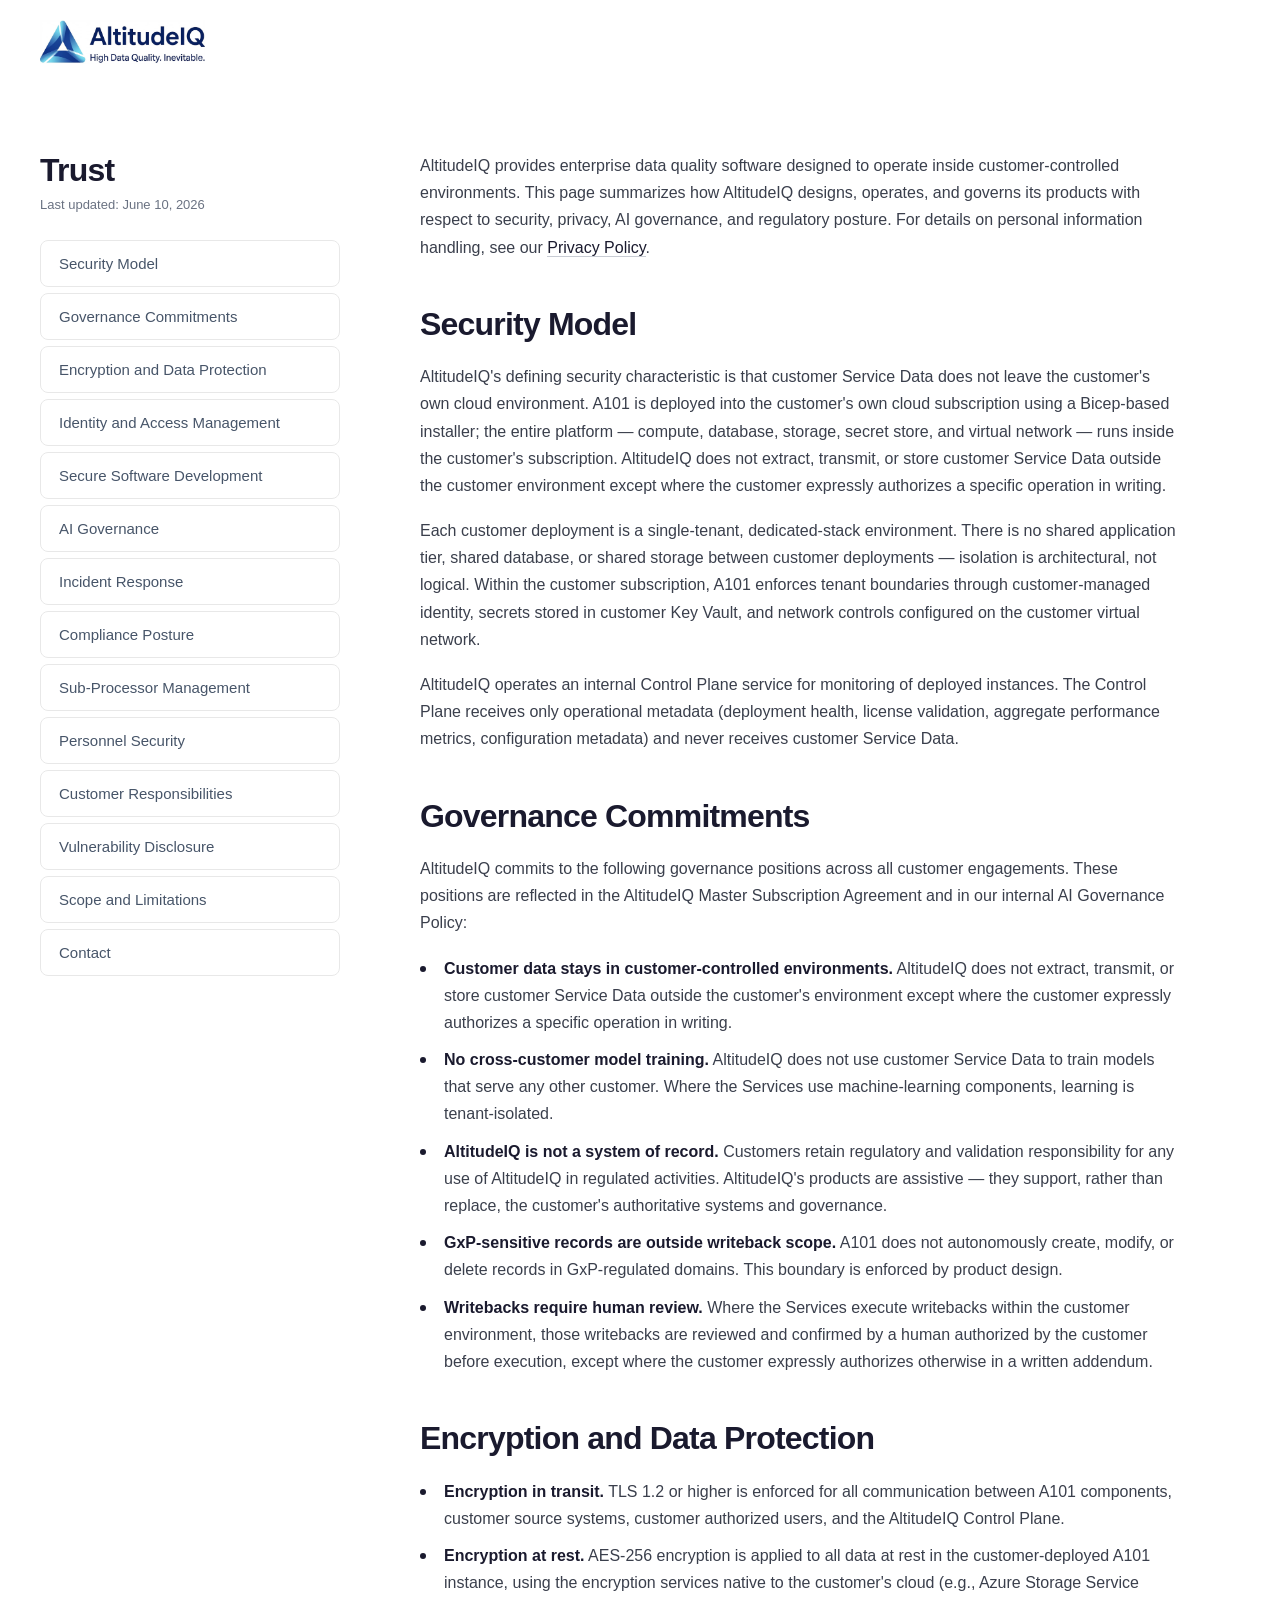
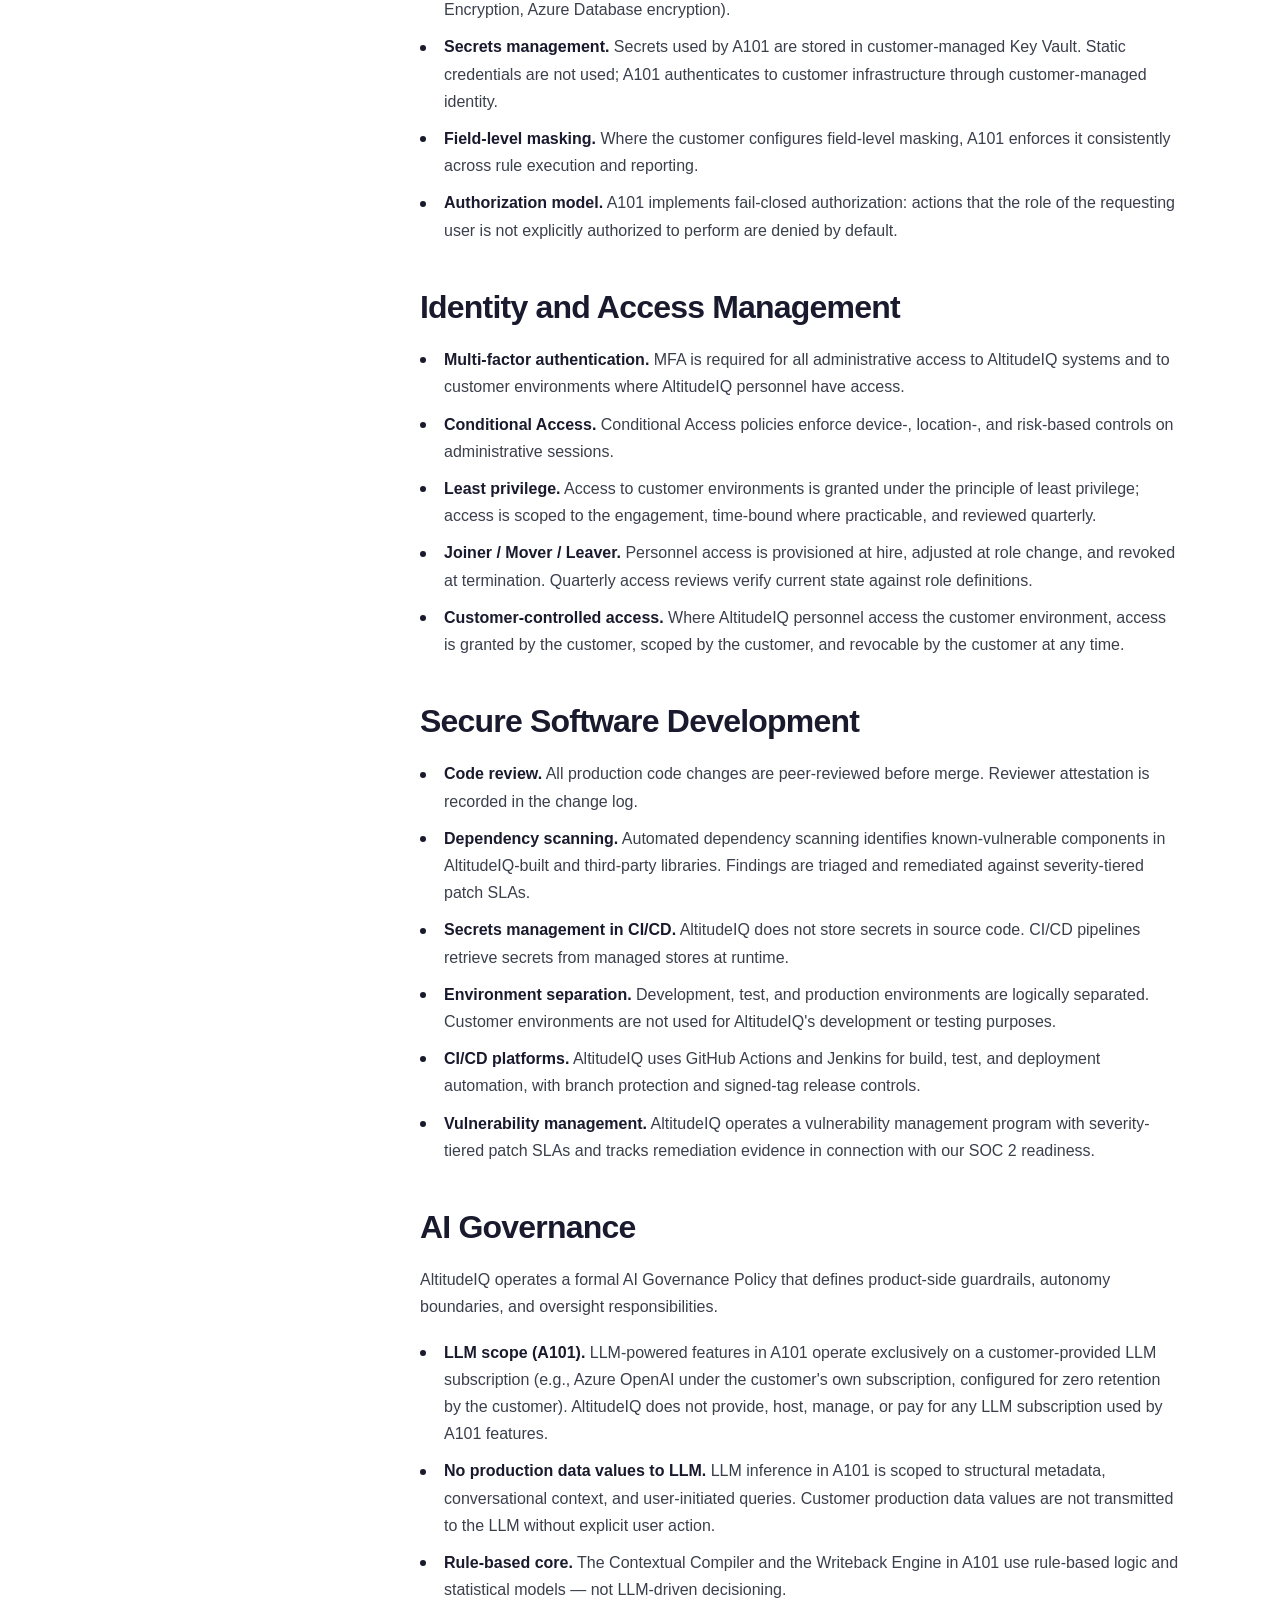
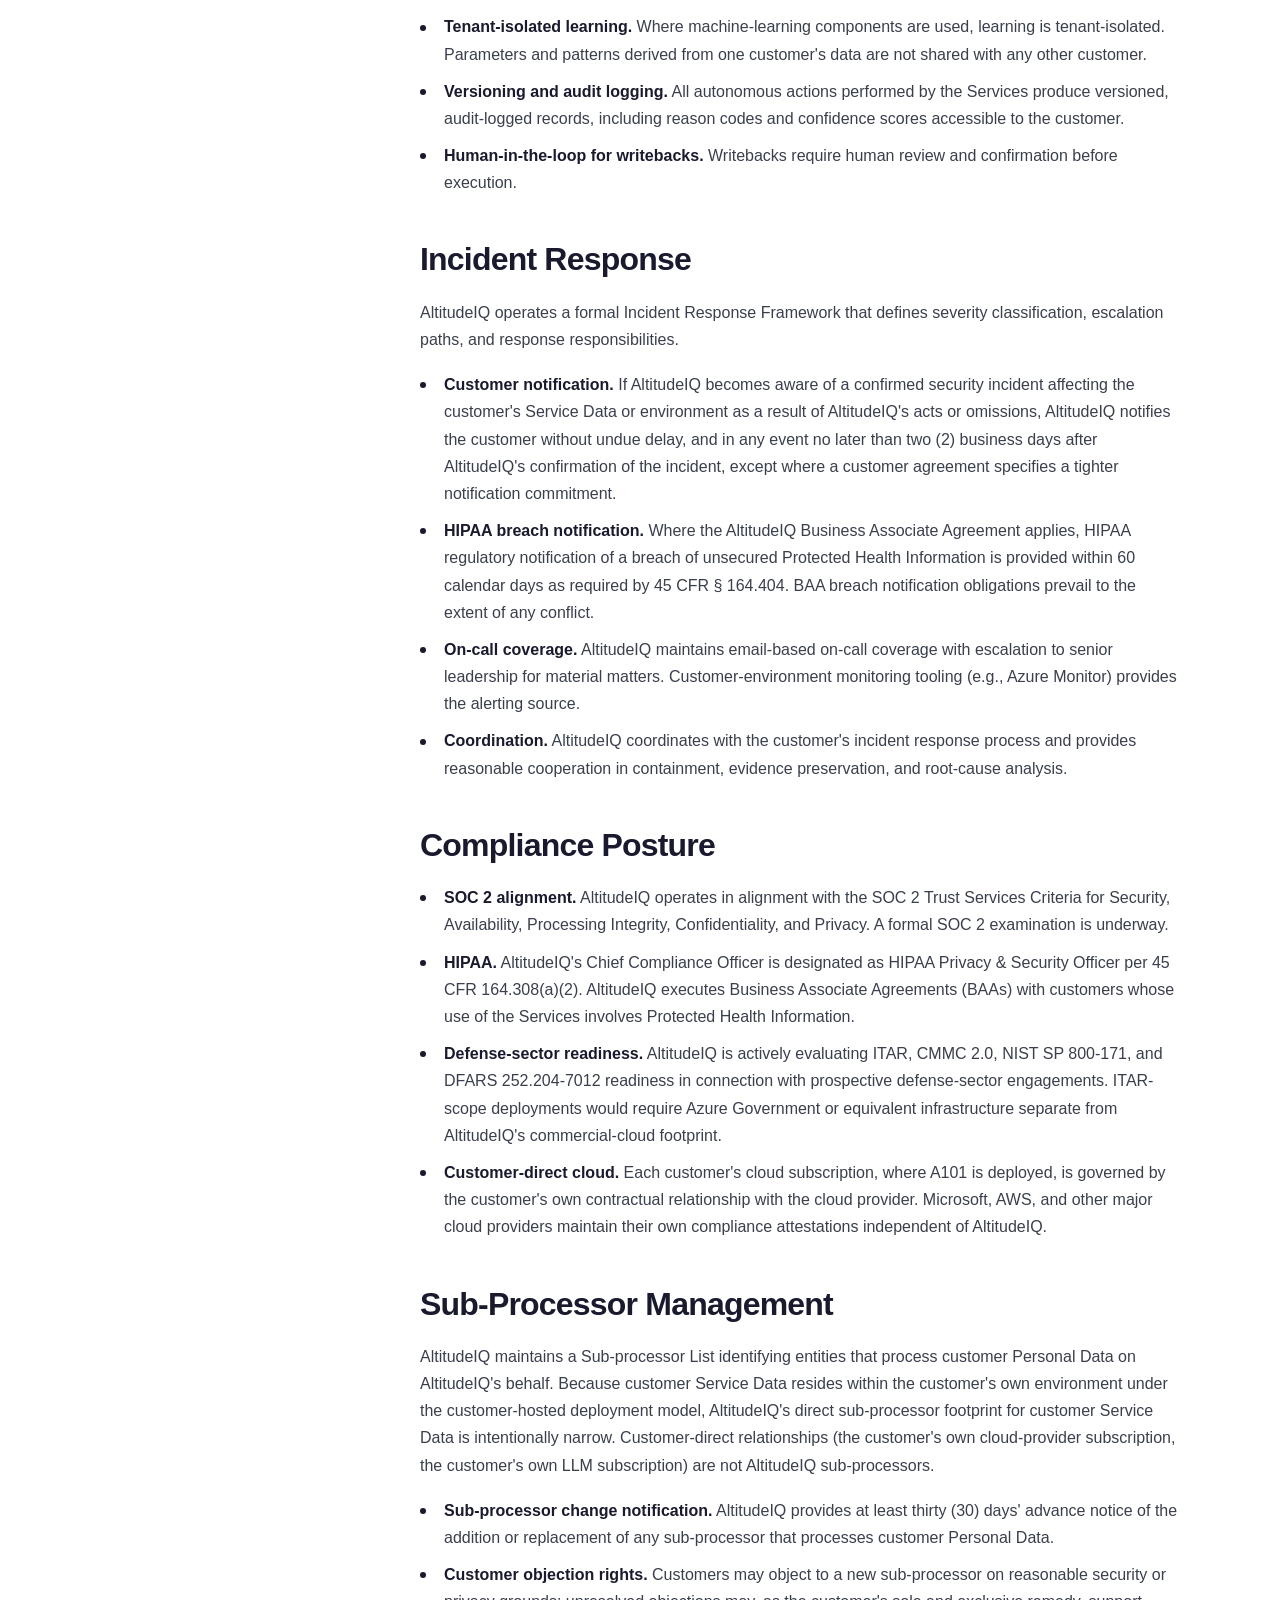
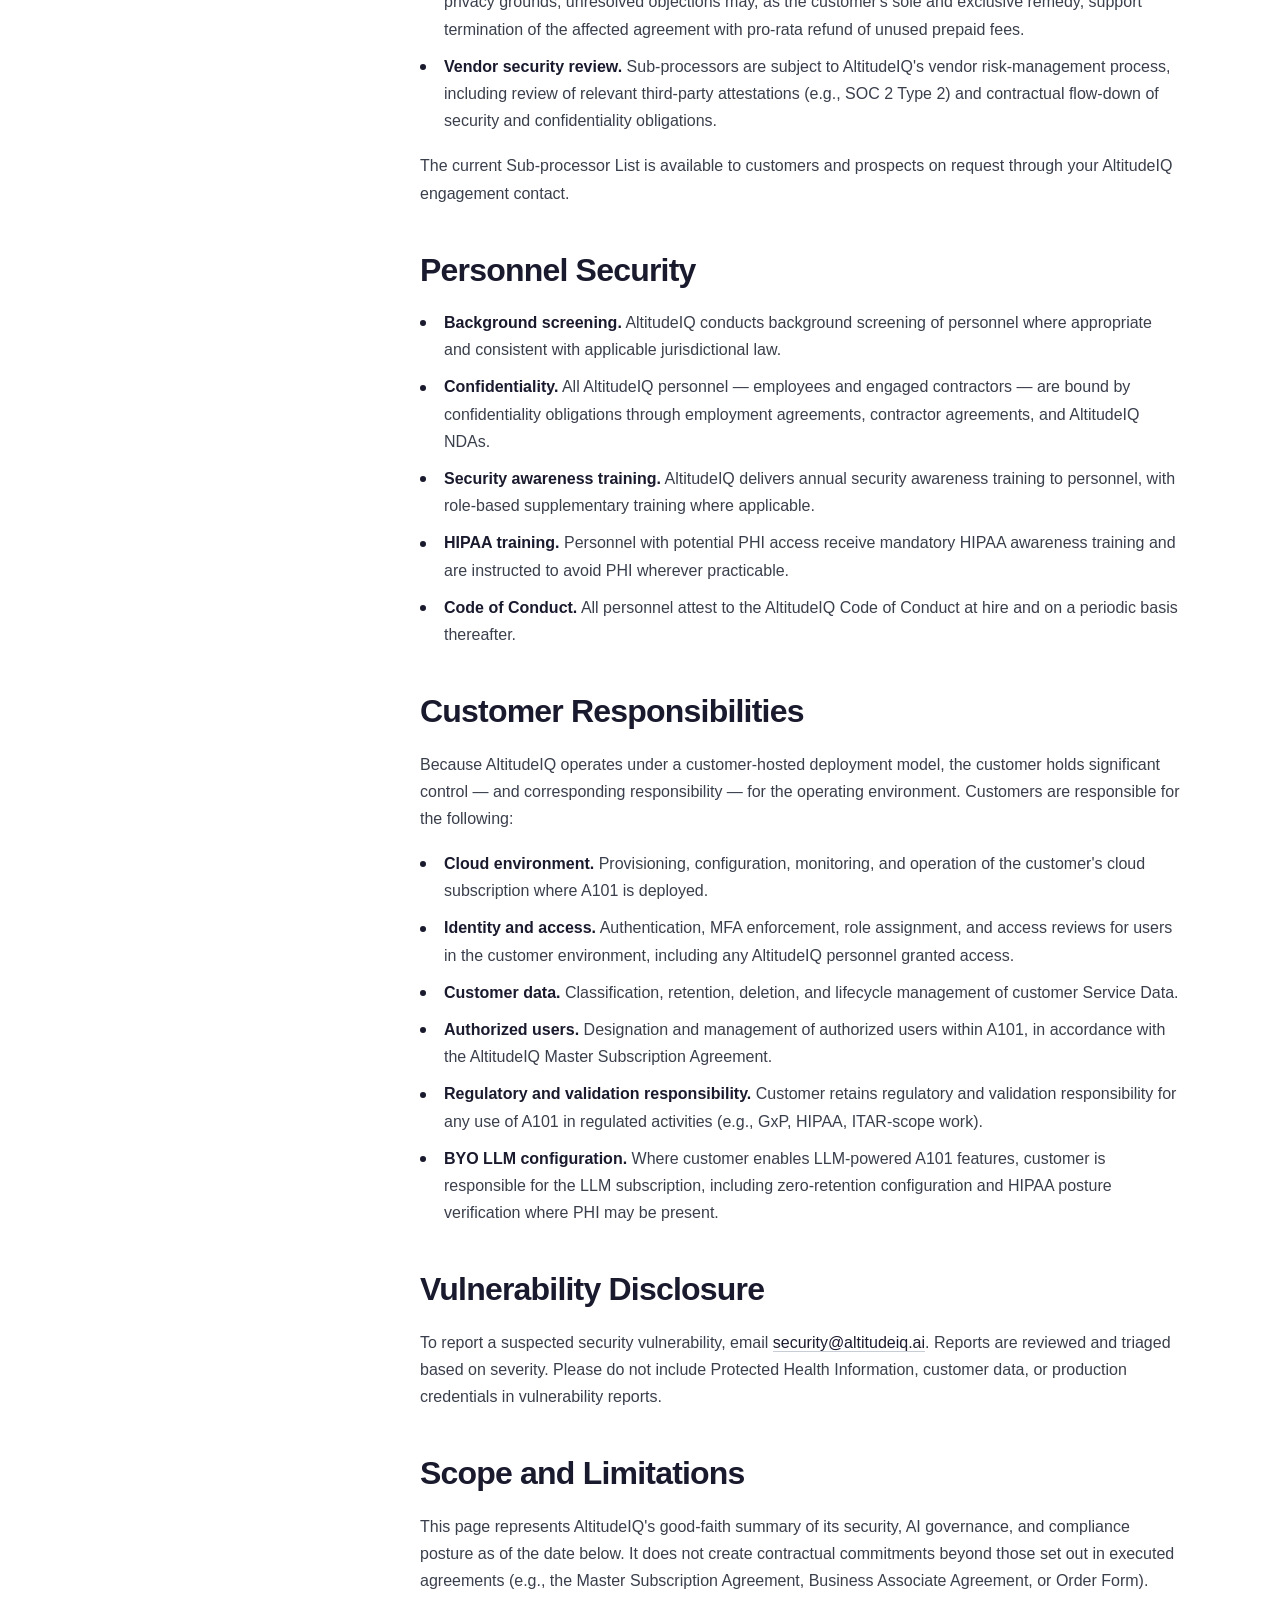
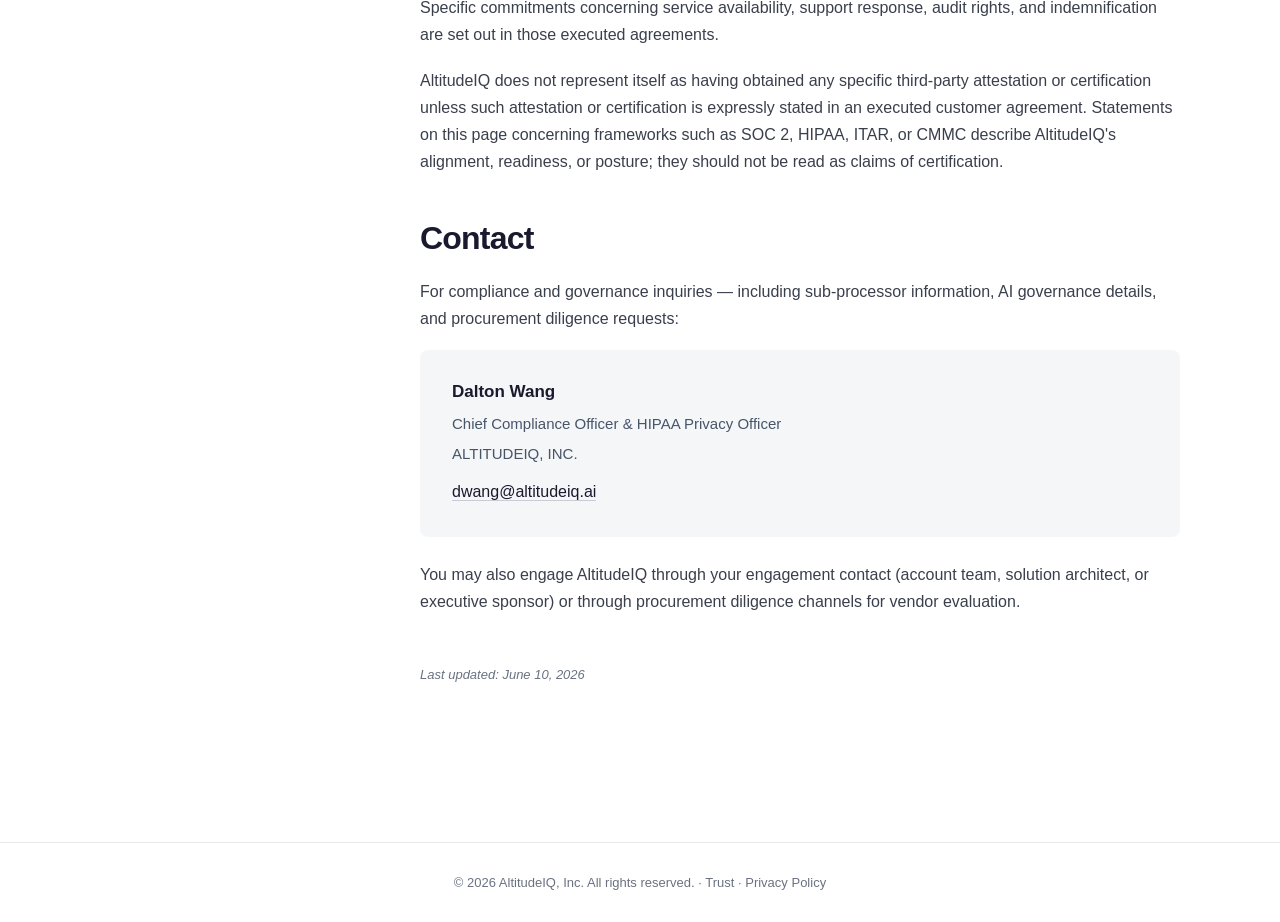
<file: AltitudeIQTrust.html>
<!DOCTYPE html>
<!-- saved from url=(0059)file:///Applications/Altitude/altitudeiq_website/trust.html -->
<html lang="en"><head><meta http-equiv="Content-Type" content="text/html; charset=UTF-8">
    
    <meta name="viewport" content="width=device-width, initial-scale=1.0">
    <meta name="description" content="AltitudeIQ Trust &amp; Security Overview — security model, encryption, access controls, AI governance, incident response, and compliance posture for our enterprise data quality platform.">
    <title>Trust | AltitudeIQ</title>
    <link rel="icon" href="file:///Applications/Altitude/altitudeiq_website/favicon.ico" type="image/x-icon">
    <link rel="preconnect" href="https://fonts.googleapis.com/">
    <link rel="preconnect" href="https://fonts.gstatic.com/" crossorigin="">
    <link href="./Trustv2_files/css2" rel="stylesheet">
    <link rel="stylesheet" href="./Trustv2_files/styles.css">
</head>
<body>
    <!-- Header -->
    <header class="header">
        <div class="header-inner">
            <a href="file:///" class="logo">
                <img src="./Trustv2_files/logo.png" alt="AltitudeIQ - High Data Quality. Inevitable." class="logo-img">
            </a>
        </div>
    </header>

    <main class="legal-page">
        <div class="legal-wrap">
            <!-- Sidebar / Table of Contents -->
            <aside class="legal-sidebar">
                <div class="legal-sidebar-inner">
                    <h1 class="legal-sidebar-title">Trust</h1>
                    <p class="legal-meta">Last updated: June 10, 2026</p>
                    <nav class="legal-toc" aria-label="Trust page sections">
                        <ul>
                            <li><a href="file:///Applications/Altitude/altitudeiq_website/trust.html#security-model" class="is-active">Security Model</a></li>
                            <li><a href="file:///Applications/Altitude/altitudeiq_website/trust.html#governance-commitments" class="">Governance Commitments</a></li>
                            <li><a href="file:///Applications/Altitude/altitudeiq_website/trust.html#encryption" class="">Encryption and Data Protection</a></li>
                            <li><a href="file:///Applications/Altitude/altitudeiq_website/trust.html#identity-access" class="">Identity and Access Management</a></li>
                            <li><a href="file:///Applications/Altitude/altitudeiq_website/trust.html#secure-development">Secure Software Development</a></li>
                            <li><a href="file:///Applications/Altitude/altitudeiq_website/trust.html#ai-governance">AI Governance</a></li>
                            <li><a href="file:///Applications/Altitude/altitudeiq_website/trust.html#incident-response">Incident Response</a></li>
                            <li><a href="file:///Applications/Altitude/altitudeiq_website/trust.html#compliance-posture">Compliance Posture</a></li>
                            <li><a href="file:///Applications/Altitude/altitudeiq_website/trust.html#sub-processors">Sub-Processor Management</a></li>
                            <li><a href="file:///Applications/Altitude/altitudeiq_website/trust.html#personnel-security">Personnel Security</a></li>
                            <li><a href="file:///Applications/Altitude/altitudeiq_website/trust.html#customer-responsibilities">Customer Responsibilities</a></li>
                            <li><a href="file:///Applications/Altitude/altitudeiq_website/trust.html#vulnerability-disclosure">Vulnerability Disclosure</a></li>
                            <li><a href="file:///Applications/Altitude/altitudeiq_website/trust.html#scope">Scope and Limitations</a></li>
                            <li><a href="file:///Applications/Altitude/altitudeiq_website/trust.html#contact">Contact</a></li>
                        </ul>
                    </nav>
                </div>
            </aside>

            <!-- Main content -->
            <article class="legal-content">
                <section class="legal-section">
                    <p>AltitudeIQ provides enterprise data quality software designed to operate inside customer-controlled environments. This page summarizes how AltitudeIQ designs, operates, and governs its products with respect to security, privacy, AI governance, and regulatory posture. For details on personal information handling, see our <a href="file:///privacy-policy">Privacy Policy</a>.</p>
                </section>

                <section id="security-model" class="legal-section">
                    <h2>Security Model</h2>
                    <p>AltitudeIQ's defining security characteristic is that customer Service Data does not leave the customer's own cloud environment. A101 is deployed into the customer's own cloud subscription using a Bicep-based installer; the entire platform — compute, database, storage, secret store, and virtual network — runs inside the customer's subscription. AltitudeIQ does not extract, transmit, or store customer Service Data outside the customer environment except where the customer expressly authorizes a specific operation in writing.</p>
                    <p>Each customer deployment is a single-tenant, dedicated-stack environment. There is no shared application tier, shared database, or shared storage between customer deployments — isolation is architectural, not logical. Within the customer subscription, A101 enforces tenant boundaries through customer-managed identity, secrets stored in customer Key Vault, and network controls configured on the customer virtual network.</p>
                    <p>AltitudeIQ operates an internal Control Plane service for monitoring of deployed instances. The Control Plane receives only operational metadata (deployment health, license validation, aggregate performance metrics, configuration metadata) and never receives customer Service Data.</p>
                </section>

                <section id="governance-commitments" class="legal-section">
                    <h2>Governance Commitments</h2>
                    <p>AltitudeIQ commits to the following governance positions across all customer engagements. These positions are reflected in the AltitudeIQ Master Subscription Agreement and in our internal AI Governance Policy:</p>
                    <ul>
                        <li><strong>Customer data stays in customer-controlled environments.</strong> AltitudeIQ does not extract, transmit, or store customer Service Data outside the customer's environment except where the customer expressly authorizes a specific operation in writing.</li>
                        <li><strong>No cross-customer model training.</strong> AltitudeIQ does not use customer Service Data to train models that serve any other customer. Where the Services use machine-learning components, learning is tenant-isolated.</li>
                        <li><strong>AltitudeIQ is not a system of record.</strong> Customers retain regulatory and validation responsibility for any use of AltitudeIQ in regulated activities. AltitudeIQ's products are assistive — they support, rather than replace, the customer's authoritative systems and governance.</li>
                        <li><strong>GxP-sensitive records are outside writeback scope.</strong> A101 does not autonomously create, modify, or delete records in GxP-regulated domains. This boundary is enforced by product design.</li>
                        <li><strong>Writebacks require human review.</strong> Where the Services execute writebacks within the customer environment, those writebacks are reviewed and confirmed by a human authorized by the customer before execution, except where the customer expressly authorizes otherwise in a written addendum.</li>
                    </ul>
                </section>

                <section id="encryption" class="legal-section">
                    <h2>Encryption and Data Protection</h2>
                    <ul>
                        <li><strong>Encryption in transit.</strong> TLS 1.2 or higher is enforced for all communication between A101 components, customer source systems, customer authorized users, and the AltitudeIQ Control Plane.</li>
                        <li><strong>Encryption at rest.</strong> AES-256 encryption is applied to all data at rest in the customer-deployed A101 instance, using the encryption services native to the customer's cloud (e.g., Azure Storage Service Encryption, Azure Database encryption).</li>
                        <li><strong>Secrets management.</strong> Secrets used by A101 are stored in customer-managed Key Vault. Static credentials are not used; A101 authenticates to customer infrastructure through customer-managed identity.</li>
                        <li><strong>Field-level masking.</strong> Where the customer configures field-level masking, A101 enforces it consistently across rule execution and reporting.</li>
                        <li><strong>Authorization model.</strong> A101 implements fail-closed authorization: actions that the role of the requesting user is not explicitly authorized to perform are denied by default.</li>
                    </ul>
                </section>

                <section id="identity-access" class="legal-section">
                    <h2>Identity and Access Management</h2>
                    <ul>
                        <li><strong>Multi-factor authentication.</strong> MFA is required for all administrative access to AltitudeIQ systems and to customer environments where AltitudeIQ personnel have access.</li>
                        <li><strong>Conditional Access.</strong> Conditional Access policies enforce device-, location-, and risk-based controls on administrative sessions.</li>
                        <li><strong>Least privilege.</strong> Access to customer environments is granted under the principle of least privilege; access is scoped to the engagement, time-bound where practicable, and reviewed quarterly.</li>
                        <li><strong>Joiner / Mover / Leaver.</strong> Personnel access is provisioned at hire, adjusted at role change, and revoked at termination. Quarterly access reviews verify current state against role definitions.</li>
                        <li><strong>Customer-controlled access.</strong> Where AltitudeIQ personnel access the customer environment, access is granted by the customer, scoped by the customer, and revocable by the customer at any time.</li>
                    </ul>
                </section>

                <section id="secure-development" class="legal-section">
                    <h2>Secure Software Development</h2>
                    <ul>
                        <li><strong>Code review.</strong> All production code changes are peer-reviewed before merge. Reviewer attestation is recorded in the change log.</li>
                        <li><strong>Dependency scanning.</strong> Automated dependency scanning identifies known-vulnerable components in AltitudeIQ-built and third-party libraries. Findings are triaged and remediated against severity-tiered patch SLAs.</li>
                        <li><strong>Secrets management in CI/CD.</strong> AltitudeIQ does not store secrets in source code. CI/CD pipelines retrieve secrets from managed stores at runtime.</li>
                        <li><strong>Environment separation.</strong> Development, test, and production environments are logically separated. Customer environments are not used for AltitudeIQ's development or testing purposes.</li>
                        <li><strong>CI/CD platforms.</strong> AltitudeIQ uses GitHub Actions and Jenkins for build, test, and deployment automation, with branch protection and signed-tag release controls.</li>
                        <li><strong>Vulnerability management.</strong> AltitudeIQ operates a vulnerability management program with severity-tiered patch SLAs and tracks remediation evidence in connection with our SOC 2 readiness.</li>
                    </ul>
                </section>

                <section id="ai-governance" class="legal-section">
                    <h2>AI Governance</h2>
                    <p>AltitudeIQ operates a formal AI Governance Policy that defines product-side guardrails, autonomy boundaries, and oversight responsibilities.</p>
                    <ul>
                        <li><strong>LLM scope (A101).</strong> LLM-powered features in A101 operate exclusively on a customer-provided LLM subscription (e.g., Azure OpenAI under the customer's own subscription, configured for zero retention by the customer). AltitudeIQ does not provide, host, manage, or pay for any LLM subscription used by A101 features.</li>
                        <li><strong>No production data values to LLM.</strong> LLM inference in A101 is scoped to structural metadata, conversational context, and user-initiated queries. Customer production data values are not transmitted to the LLM without explicit user action.</li>
                        <li><strong>Rule-based core.</strong> The Contextual Compiler and the Writeback Engine in A101 use rule-based logic and statistical models — not LLM-driven decisioning.</li>
                        <li><strong>Tenant-isolated learning.</strong> Where machine-learning components are used, learning is tenant-isolated. Parameters and patterns derived from one customer's data are not shared with any other customer.</li>
                        <li><strong>Versioning and audit logging.</strong> All autonomous actions performed by the Services produce versioned, audit-logged records, including reason codes and confidence scores accessible to the customer.</li>
                        <li><strong>Human-in-the-loop for writebacks.</strong> Writebacks require human review and confirmation before execution.</li>
                    </ul>
                </section>

                <section id="incident-response" class="legal-section">
                    <h2>Incident Response</h2>
                    <p>AltitudeIQ operates a formal Incident Response Framework that defines severity classification, escalation paths, and response responsibilities.</p>
                    <ul>
                        <li><strong>Customer notification.</strong> If AltitudeIQ becomes aware of a confirmed security incident affecting the customer's Service Data or environment as a result of AltitudeIQ's acts or omissions, AltitudeIQ notifies the customer without undue delay, and in any event no later than two (2) business days after AltitudeIQ's confirmation of the incident, except where a customer agreement specifies a tighter notification commitment.</li>
                        <li><strong>HIPAA breach notification.</strong> Where the AltitudeIQ Business Associate Agreement applies, HIPAA regulatory notification of a breach of unsecured Protected Health Information is provided within 60 calendar days as required by 45 CFR § 164.404. BAA breach notification obligations prevail to the extent of any conflict.</li>
                        <li><strong>On-call coverage.</strong> AltitudeIQ maintains email-based on-call coverage with escalation to senior leadership for material matters. Customer-environment monitoring tooling (e.g., Azure Monitor) provides the alerting source.</li>
                        <li><strong>Coordination.</strong> AltitudeIQ coordinates with the customer's incident response process and provides reasonable cooperation in containment, evidence preservation, and root-cause analysis.</li>
                    </ul>
                </section>

                <section id="compliance-posture" class="legal-section">
                    <h2>Compliance Posture</h2>
                    <ul>
                        <li><strong>SOC 2 alignment.</strong> AltitudeIQ operates in alignment with the SOC 2 Trust Services Criteria for Security, Availability, Processing Integrity, Confidentiality, and Privacy. A formal SOC 2 examination is underway.</li>
                        <li><strong>HIPAA.</strong> AltitudeIQ's Chief Compliance Officer is designated as HIPAA Privacy &amp; Security Officer per 45 CFR 164.308(a)(2). AltitudeIQ executes Business Associate Agreements (BAAs) with customers whose use of the Services involves Protected Health Information.</li>
                        <li><strong>Defense-sector readiness.</strong> AltitudeIQ is actively evaluating ITAR, CMMC 2.0, NIST SP 800-171, and DFARS 252.204-7012 readiness in connection with prospective defense-sector engagements. ITAR-scope deployments would require Azure Government or equivalent infrastructure separate from AltitudeIQ's commercial-cloud footprint.</li>
                        <li><strong>Customer-direct cloud.</strong> Each customer's cloud subscription, where A101 is deployed, is governed by the customer's own contractual relationship with the cloud provider. Microsoft, AWS, and other major cloud providers maintain their own compliance attestations independent of AltitudeIQ.</li>
                    </ul>
                </section>

                <section id="sub-processors" class="legal-section">
                    <h2>Sub-Processor Management</h2>
                    <p>AltitudeIQ maintains a Sub-processor List identifying entities that process customer Personal Data on AltitudeIQ's behalf. Because customer Service Data resides within the customer's own environment under the customer-hosted deployment model, AltitudeIQ's direct sub-processor footprint for customer Service Data is intentionally narrow. Customer-direct relationships (the customer's own cloud-provider subscription, the customer's own LLM subscription) are not AltitudeIQ sub-processors.</p>
                    <ul>
                        <li><strong>Sub-processor change notification.</strong> AltitudeIQ provides at least thirty (30) days' advance notice of the addition or replacement of any sub-processor that processes customer Personal Data.</li>
                        <li><strong>Customer objection rights.</strong> Customers may object to a new sub-processor on reasonable security or privacy grounds; unresolved objections may, as the customer's sole and exclusive remedy, support termination of the affected agreement with pro-rata refund of unused prepaid fees.</li>
                        <li><strong>Vendor security review.</strong> Sub-processors are subject to AltitudeIQ's vendor risk-management process, including review of relevant third-party attestations (e.g., SOC 2 Type 2) and contractual flow-down of security and confidentiality obligations.</li>
                    </ul>
                    <p>The current Sub-processor List is available to customers and prospects on request through your AltitudeIQ engagement contact.</p>
                </section>

                <section id="personnel-security" class="legal-section">
                    <h2>Personnel Security</h2>
                    <ul>
                        <li><strong>Background screening.</strong> AltitudeIQ conducts background screening of personnel where appropriate and consistent with applicable jurisdictional law.</li>
                        <li><strong>Confidentiality.</strong> All AltitudeIQ personnel — employees and engaged contractors — are bound by confidentiality obligations through employment agreements, contractor agreements, and AltitudeIQ NDAs.</li>
                        <li><strong>Security awareness training.</strong> AltitudeIQ delivers annual security awareness training to personnel, with role-based supplementary training where applicable.</li>
                        <li><strong>HIPAA training.</strong> Personnel with potential PHI access receive mandatory HIPAA awareness training and are instructed to avoid PHI wherever practicable.</li>
                        <li><strong>Code of Conduct.</strong> All personnel attest to the AltitudeIQ Code of Conduct at hire and on a periodic basis thereafter.</li>
                    </ul>
                </section>

                <section id="customer-responsibilities" class="legal-section">
                    <h2>Customer Responsibilities</h2>
                    <p>Because AltitudeIQ operates under a customer-hosted deployment model, the customer holds significant control — and corresponding responsibility — for the operating environment. Customers are responsible for the following:</p>
                    <ul>
                        <li><strong>Cloud environment.</strong> Provisioning, configuration, monitoring, and operation of the customer's cloud subscription where A101 is deployed.</li>
                        <li><strong>Identity and access.</strong> Authentication, MFA enforcement, role assignment, and access reviews for users in the customer environment, including any AltitudeIQ personnel granted access.</li>
                        <li><strong>Customer data.</strong> Classification, retention, deletion, and lifecycle management of customer Service Data.</li>
                        <li><strong>Authorized users.</strong> Designation and management of authorized users within A101, in accordance with the AltitudeIQ Master Subscription Agreement.</li>
                        <li><strong>Regulatory and validation responsibility.</strong> Customer retains regulatory and validation responsibility for any use of A101 in regulated activities (e.g., GxP, HIPAA, ITAR-scope work).</li>
                        <li><strong>BYO LLM configuration.</strong> Where customer enables LLM-powered A101 features, customer is responsible for the LLM subscription, including zero-retention configuration and HIPAA posture verification where PHI may be present.</li>
                    </ul>
                </section>

                <section id="vulnerability-disclosure" class="legal-section">
                    <h2>Vulnerability Disclosure</h2>
                    <p>To report a suspected security vulnerability, email <a href="mailto:security@altitudeiq.ai">security@altitudeiq.ai</a>. Reports are reviewed and triaged based on severity. Please do not include Protected Health Information, customer data, or production credentials in vulnerability reports.</p>
                </section>

                <section id="scope" class="legal-section">
                    <h2>Scope and Limitations</h2>
                    <p>This page represents AltitudeIQ's good-faith summary of its security, AI governance, and compliance posture as of the date below. It does not create contractual commitments beyond those set out in executed agreements (e.g., the Master Subscription Agreement, Business Associate Agreement, or Order Form). Specific commitments concerning service availability, support response, audit rights, and indemnification are set out in those executed agreements.</p>
                    <p>AltitudeIQ does not represent itself as having obtained any specific third-party attestation or certification unless such attestation or certification is expressly stated in an executed customer agreement. Statements on this page concerning frameworks such as SOC 2, HIPAA, ITAR, or CMMC describe AltitudeIQ's alignment, readiness, or posture; they should not be read as claims of certification.</p>
                </section>

                <section id="contact" class="legal-section">
                    <h2>Contact</h2>
                    <p>For compliance and governance inquiries — including sub-processor information, AI governance details, and procurement diligence requests:</p>
                    <div class="legal-contact-card">
                        <p class="legal-contact-name">Dalton Wang</p>
                        <p class="legal-contact-role">Chief Compliance Officer &amp; HIPAA Privacy Officer</p>
                        <p class="legal-contact-org">ALTITUDEIQ, INC.</p>
                        <p class="legal-contact-email"><a href="mailto:dwang@altitudeiq.ai">dwang@altitudeiq.ai</a></p>
                    </div>
                    <p style="margin-top: 1.5rem;">You may also engage AltitudeIQ through your engagement contact (account team, solution architect, or executive sponsor) or through procurement diligence channels for vendor evaluation.</p>
                </section>

                <p class="legal-meta" style="margin-top: 3rem;"><em>Last updated: June 10, 2026</em></p>
            </article>
        </div>
    </main>

    <!-- Footer -->
    <footer class="footer">
        <p>© 2026 AltitudeIQ, Inc. All rights reserved. · <a href="file:///trust">Trust</a> · <a href="file:///privacy-policy">Privacy Policy</a></p>
    </footer>

    <script>
    (function () {
        var sections = document.querySelectorAll('.legal-section[id]');
        var links = document.querySelectorAll('.legal-toc a');
        if (!sections.length || !links.length) return;

        var linkMap = {};
        links.forEach(function (link) {
            var id = link.getAttribute('href').slice(1);
            linkMap[id] = link;
        });

        function setActive(id) {
            links.forEach(function (l) { l.classList.remove('is-active'); });
            if (linkMap[id]) linkMap[id].classList.add('is-active');
        }

        var observer = new IntersectionObserver(function (entries) {
            // Pick the topmost section currently intersecting
            var visible = entries
                .filter(function (e) { return e.isIntersecting; })
                .sort(function (a, b) { return a.boundingClientRect.top - b.boundingClientRect.top; });
            if (visible.length) {
                setActive(visible[0].target.id);
            }
        }, { rootMargin: '-120px 0px -65% 0px', threshold: 0 });

        sections.forEach(function (s) { observer.observe(s); });

        // Click feedback — set immediately on click
        links.forEach(function (link) {
            link.addEventListener('click', function () {
                setActive(link.getAttribute('href').slice(1));
            });
        });
    })();
    </script>

</body></html>
</file>
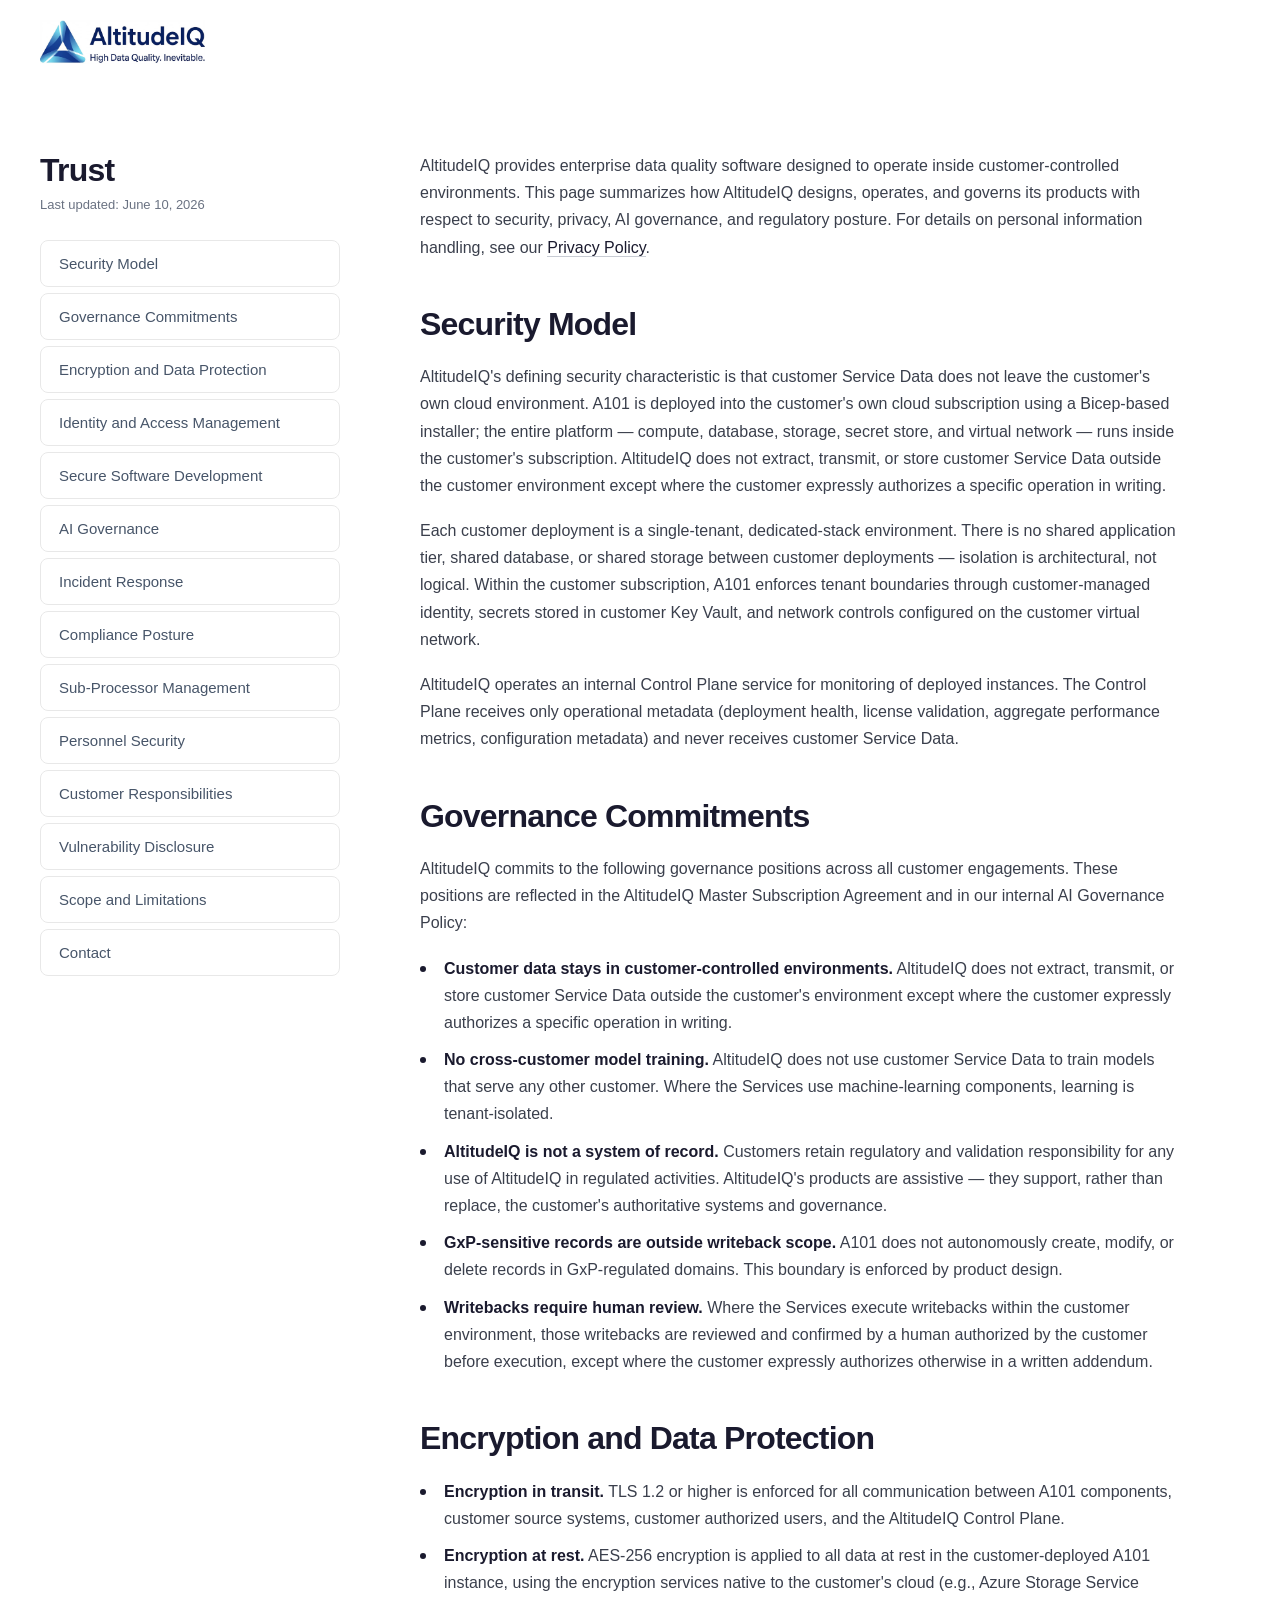
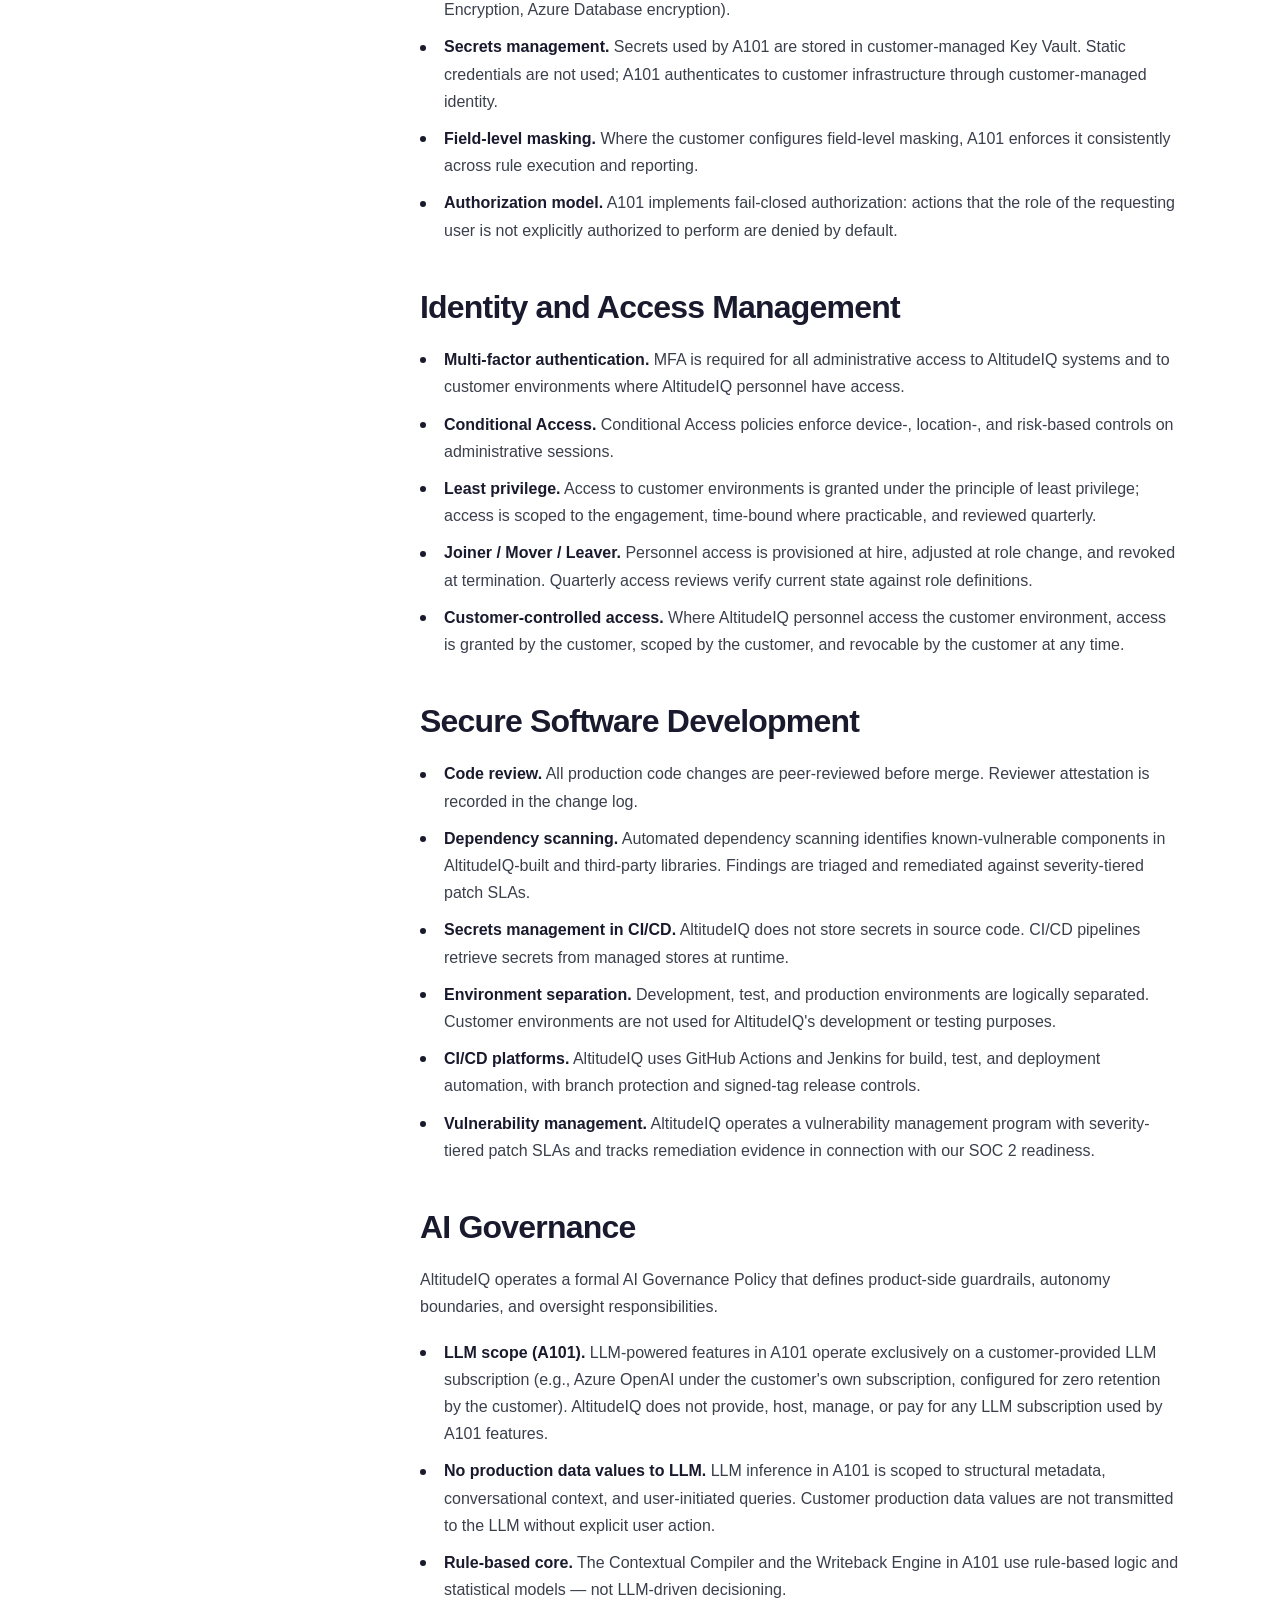
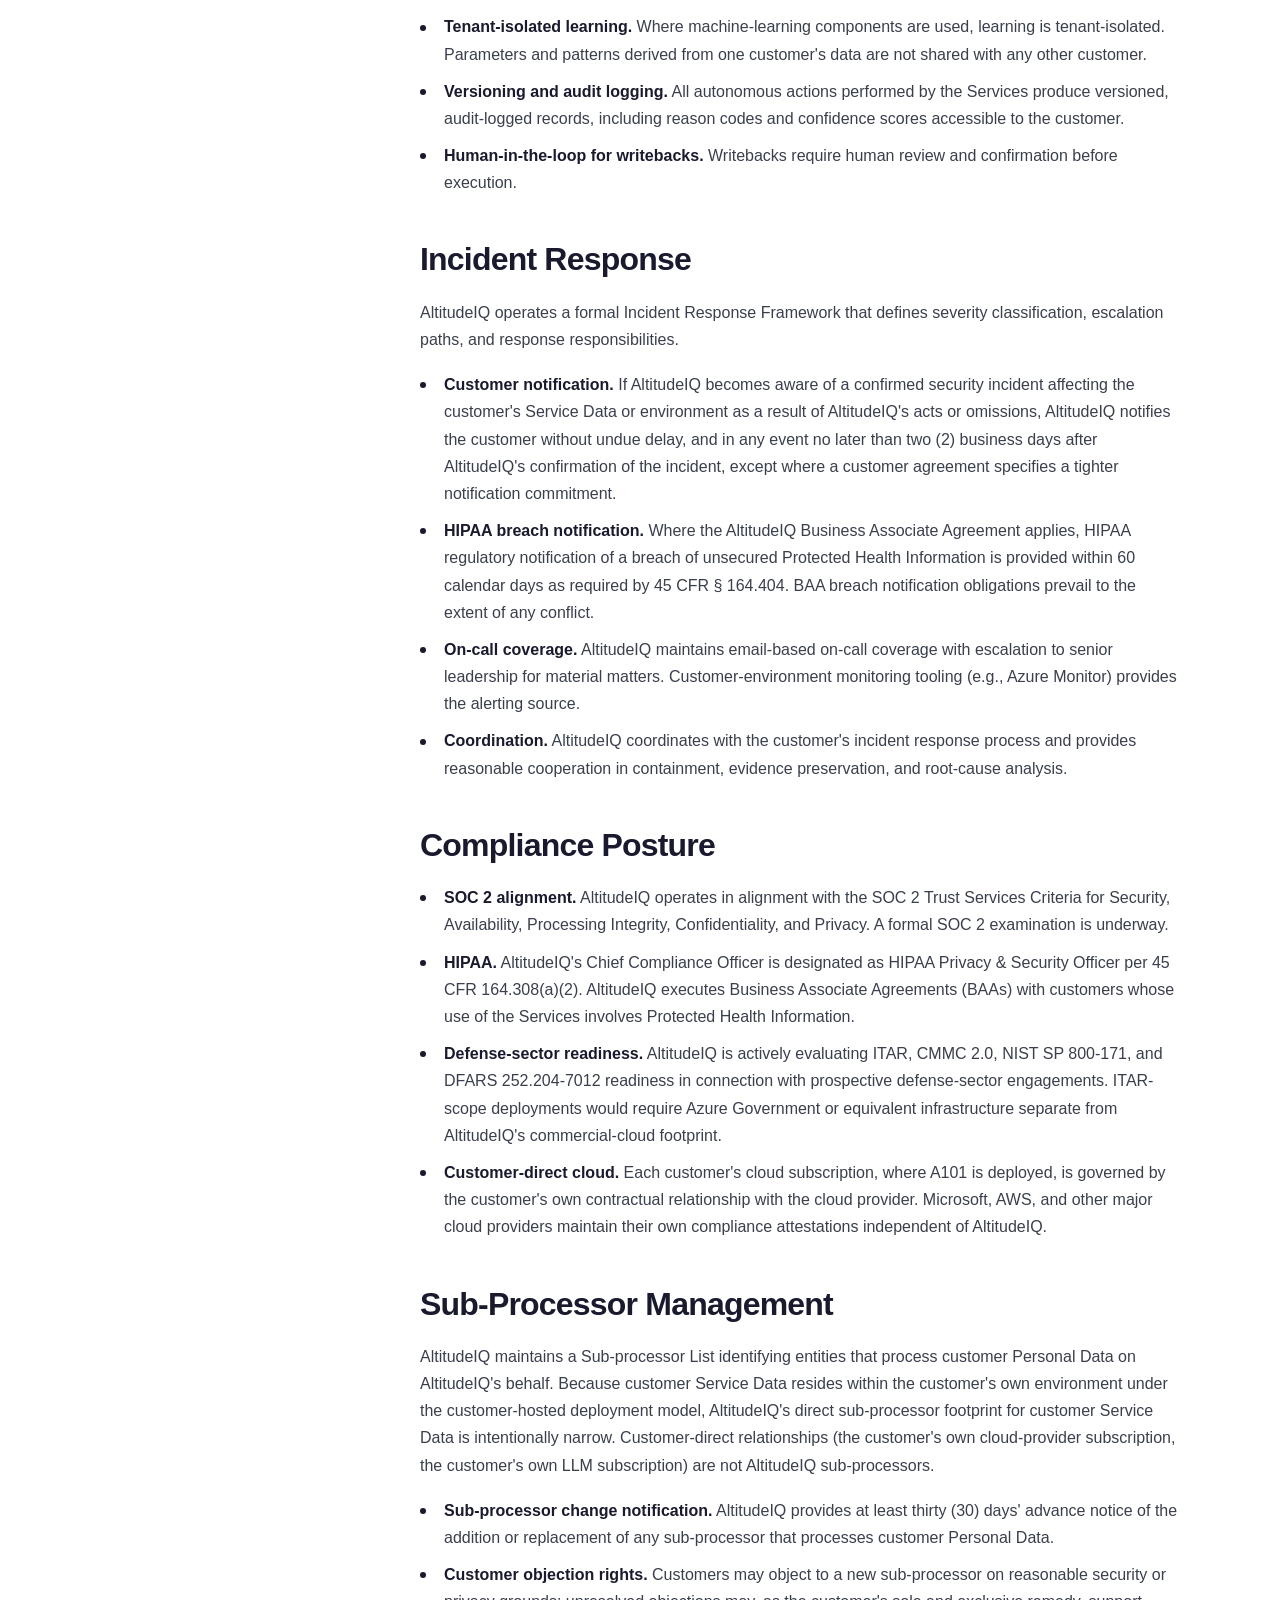
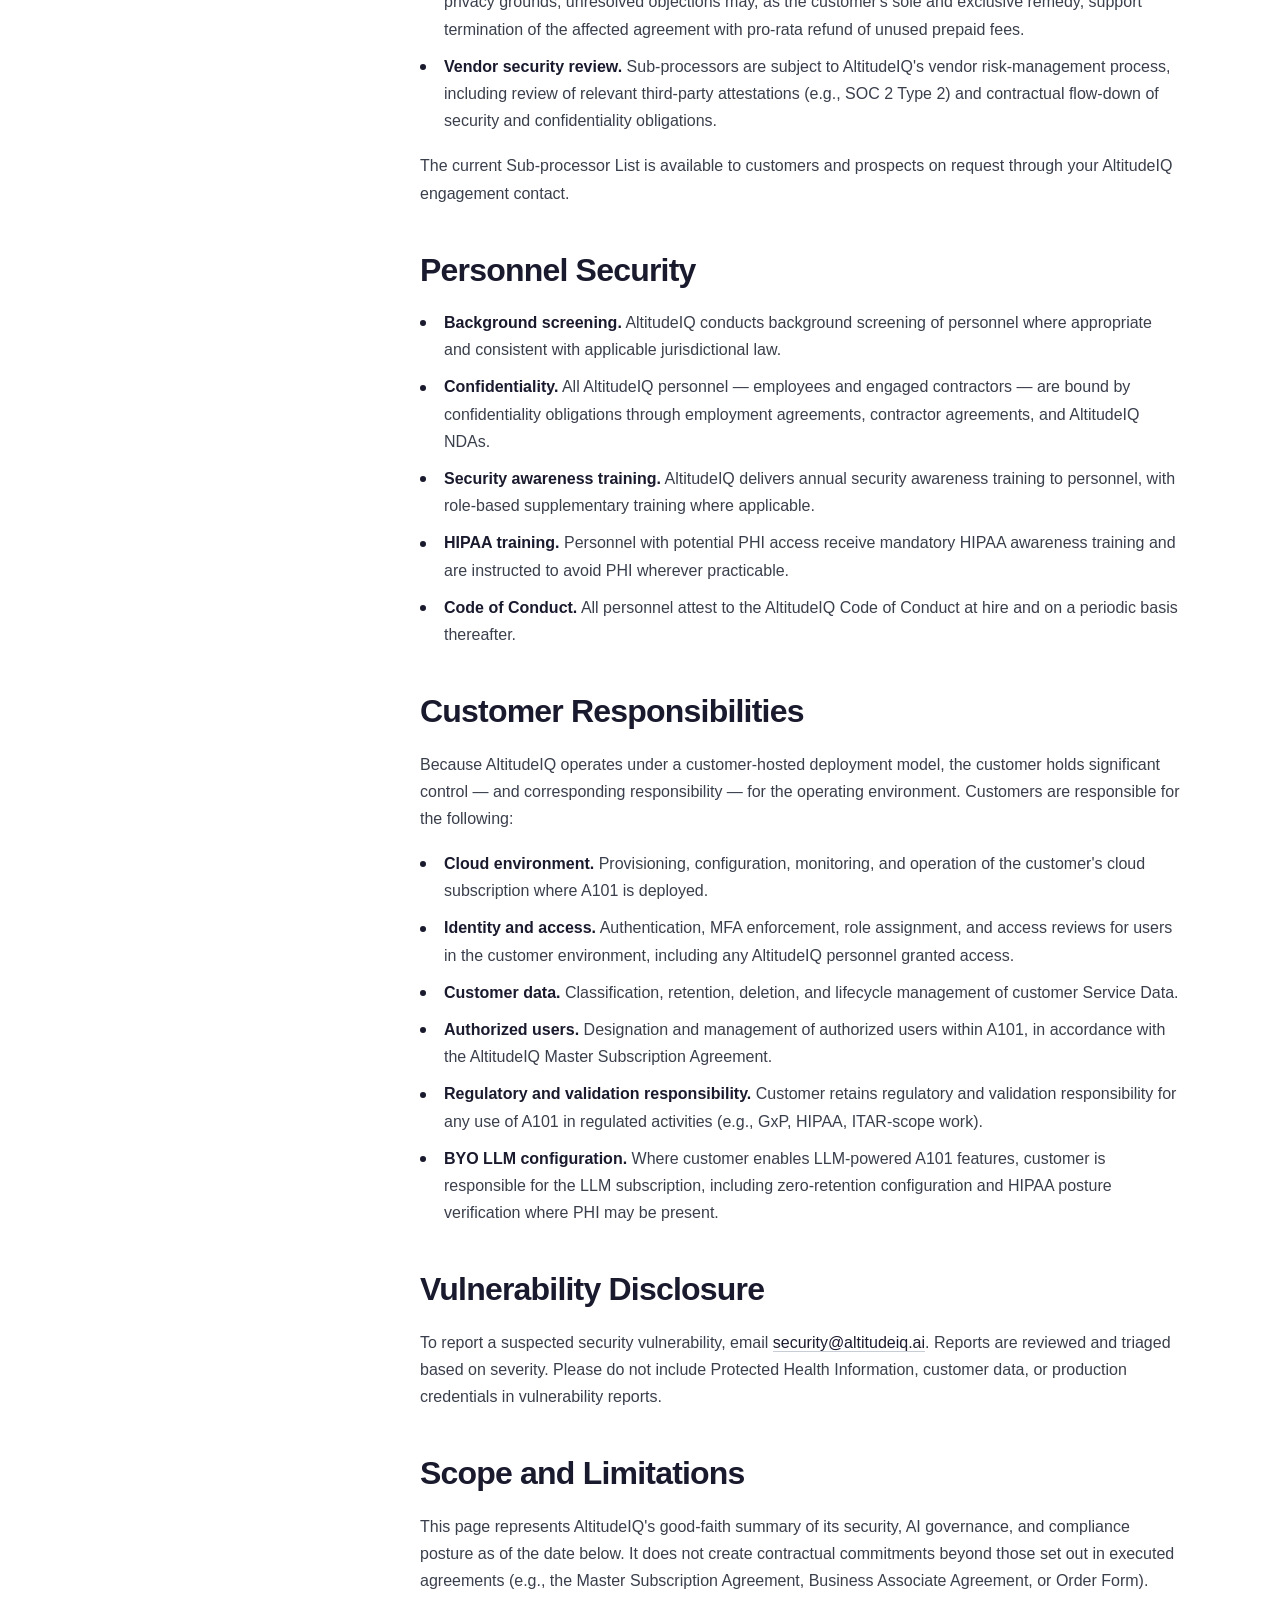
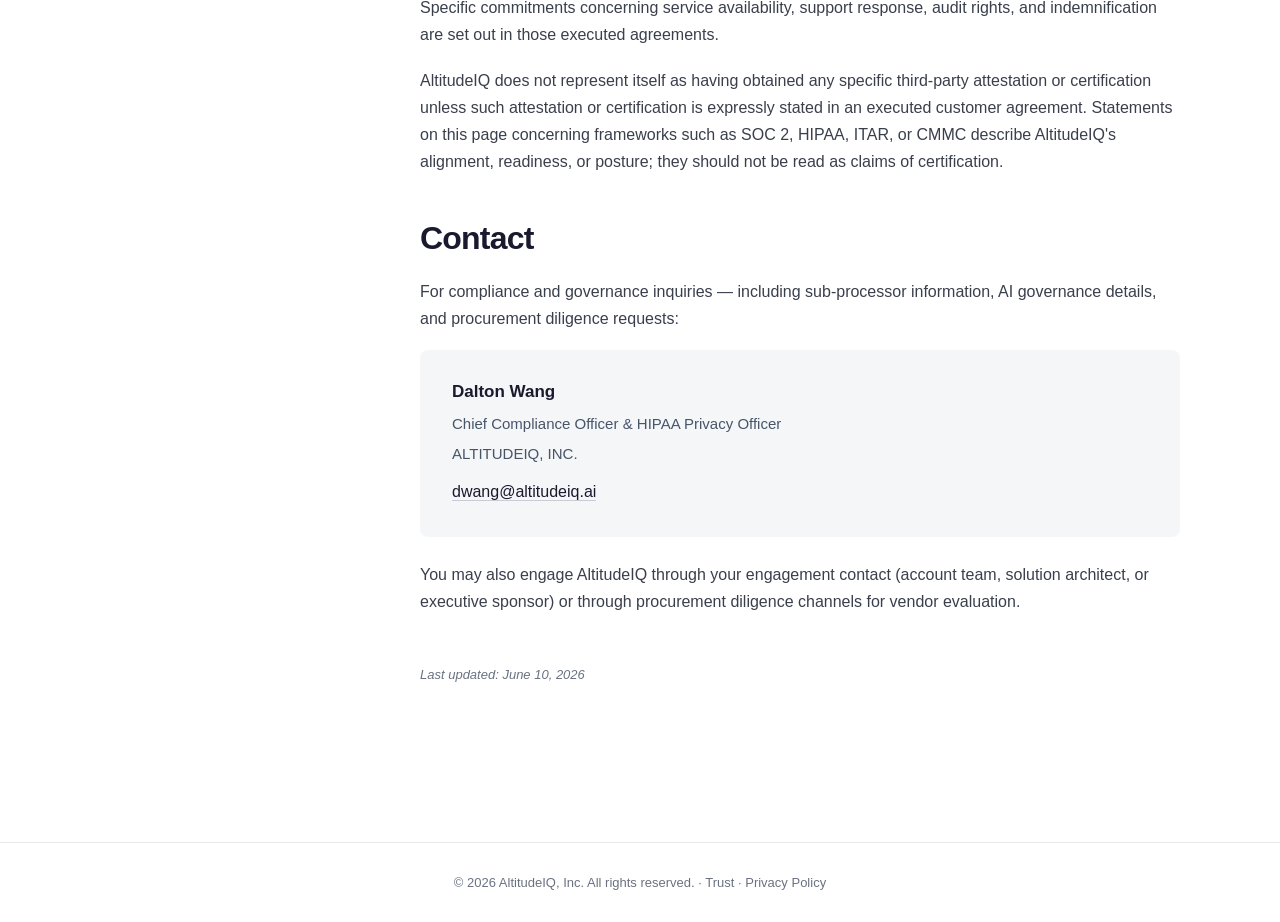
<file: TrustV2.html>
<!DOCTYPE html>
<!-- saved from url=(0059)file:///Applications/Altitude/altitudeiq_website/trust.html -->
<html lang="en"><head><meta http-equiv="Content-Type" content="text/html; charset=UTF-8">
    
    <meta name="viewport" content="width=device-width, initial-scale=1.0">
    <meta name="description" content="AltitudeIQ Trust &amp; Security Overview — security model, encryption, access controls, AI governance, incident response, and compliance posture for our enterprise data quality platform.">
    <title>Trust | AltitudeIQ</title>
    <link rel="icon" href="file:///Applications/Altitude/altitudeiq_website/favicon.ico" type="image/x-icon">
    <link rel="preconnect" href="https://fonts.googleapis.com/">
    <link rel="preconnect" href="https://fonts.gstatic.com/" crossorigin="">
    <link href="./Trustv2_files/css2" rel="stylesheet">
    <link rel="stylesheet" href="./Trustv2_files/styles.css">
</head>
<body>
    <!-- Header -->
    <header class="header">
        <div class="header-inner">
            <a href="file:///" class="logo">
                <img src="./Trustv2_files/logo.png" alt="AltitudeIQ - High Data Quality. Inevitable." class="logo-img">
            </a>
        </div>
    </header>

    <main class="legal-page">
        <div class="legal-wrap">
            <!-- Sidebar / Table of Contents -->
            <aside class="legal-sidebar">
                <div class="legal-sidebar-inner">
                    <h1 class="legal-sidebar-title">Trust</h1>
                    <p class="legal-meta">Last updated: June 10, 2026</p>
                    <nav class="legal-toc" aria-label="Trust page sections">
                        <ul>
                            <li><a href="file:///Applications/Altitude/altitudeiq_website/trust.html#security-model" class="is-active">Security Model</a></li>
                            <li><a href="file:///Applications/Altitude/altitudeiq_website/trust.html#governance-commitments" class="">Governance Commitments</a></li>
                            <li><a href="file:///Applications/Altitude/altitudeiq_website/trust.html#encryption" class="">Encryption and Data Protection</a></li>
                            <li><a href="file:///Applications/Altitude/altitudeiq_website/trust.html#identity-access" class="">Identity and Access Management</a></li>
                            <li><a href="file:///Applications/Altitude/altitudeiq_website/trust.html#secure-development">Secure Software Development</a></li>
                            <li><a href="file:///Applications/Altitude/altitudeiq_website/trust.html#ai-governance">AI Governance</a></li>
                            <li><a href="file:///Applications/Altitude/altitudeiq_website/trust.html#incident-response">Incident Response</a></li>
                            <li><a href="file:///Applications/Altitude/altitudeiq_website/trust.html#compliance-posture">Compliance Posture</a></li>
                            <li><a href="file:///Applications/Altitude/altitudeiq_website/trust.html#sub-processors">Sub-Processor Management</a></li>
                            <li><a href="file:///Applications/Altitude/altitudeiq_website/trust.html#personnel-security">Personnel Security</a></li>
                            <li><a href="file:///Applications/Altitude/altitudeiq_website/trust.html#customer-responsibilities">Customer Responsibilities</a></li>
                            <li><a href="file:///Applications/Altitude/altitudeiq_website/trust.html#vulnerability-disclosure">Vulnerability Disclosure</a></li>
                            <li><a href="file:///Applications/Altitude/altitudeiq_website/trust.html#scope">Scope and Limitations</a></li>
                            <li><a href="file:///Applications/Altitude/altitudeiq_website/trust.html#contact">Contact</a></li>
                        </ul>
                    </nav>
                </div>
            </aside>

            <!-- Main content -->
            <article class="legal-content">
                <section class="legal-section">
                    <p>AltitudeIQ provides enterprise data quality software designed to operate inside customer-controlled environments. This page summarizes how AltitudeIQ designs, operates, and governs its products with respect to security, privacy, AI governance, and regulatory posture. For details on personal information handling, see our <a href="file:///privacy-policy">Privacy Policy</a>.</p>
                </section>

                <section id="security-model" class="legal-section">
                    <h2>Security Model</h2>
                    <p>AltitudeIQ's defining security characteristic is that customer Service Data does not leave the customer's own cloud environment. A101 is deployed into the customer's own cloud subscription using a Bicep-based installer; the entire platform — compute, database, storage, secret store, and virtual network — runs inside the customer's subscription. AltitudeIQ does not extract, transmit, or store customer Service Data outside the customer environment except where the customer expressly authorizes a specific operation in writing.</p>
                    <p>Each customer deployment is a single-tenant, dedicated-stack environment. There is no shared application tier, shared database, or shared storage between customer deployments — isolation is architectural, not logical. Within the customer subscription, A101 enforces tenant boundaries through customer-managed identity, secrets stored in customer Key Vault, and network controls configured on the customer virtual network.</p>
                    <p>AltitudeIQ operates an internal Control Plane service for monitoring of deployed instances. The Control Plane receives only operational metadata (deployment health, license validation, aggregate performance metrics, configuration metadata) and never receives customer Service Data.</p>
                </section>

                <section id="governance-commitments" class="legal-section">
                    <h2>Governance Commitments</h2>
                    <p>AltitudeIQ commits to the following governance positions across all customer engagements. These positions are reflected in the AltitudeIQ Master Subscription Agreement and in our internal AI Governance Policy:</p>
                    <ul>
                        <li><strong>Customer data stays in customer-controlled environments.</strong> AltitudeIQ does not extract, transmit, or store customer Service Data outside the customer's environment except where the customer expressly authorizes a specific operation in writing.</li>
                        <li><strong>No cross-customer model training.</strong> AltitudeIQ does not use customer Service Data to train models that serve any other customer. Where the Services use machine-learning components, learning is tenant-isolated.</li>
                        <li><strong>AltitudeIQ is not a system of record.</strong> Customers retain regulatory and validation responsibility for any use of AltitudeIQ in regulated activities. AltitudeIQ's products are assistive — they support, rather than replace, the customer's authoritative systems and governance.</li>
                        <li><strong>GxP-sensitive records are outside writeback scope.</strong> A101 does not autonomously create, modify, or delete records in GxP-regulated domains. This boundary is enforced by product design.</li>
                        <li><strong>Writebacks require human review.</strong> Where the Services execute writebacks within the customer environment, those writebacks are reviewed and confirmed by a human authorized by the customer before execution, except where the customer expressly authorizes otherwise in a written addendum.</li>
                    </ul>
                </section>

                <section id="encryption" class="legal-section">
                    <h2>Encryption and Data Protection</h2>
                    <ul>
                        <li><strong>Encryption in transit.</strong> TLS 1.2 or higher is enforced for all communication between A101 components, customer source systems, customer authorized users, and the AltitudeIQ Control Plane.</li>
                        <li><strong>Encryption at rest.</strong> AES-256 encryption is applied to all data at rest in the customer-deployed A101 instance, using the encryption services native to the customer's cloud (e.g., Azure Storage Service Encryption, Azure Database encryption).</li>
                        <li><strong>Secrets management.</strong> Secrets used by A101 are stored in customer-managed Key Vault. Static credentials are not used; A101 authenticates to customer infrastructure through customer-managed identity.</li>
                        <li><strong>Field-level masking.</strong> Where the customer configures field-level masking, A101 enforces it consistently across rule execution and reporting.</li>
                        <li><strong>Authorization model.</strong> A101 implements fail-closed authorization: actions that the role of the requesting user is not explicitly authorized to perform are denied by default.</li>
                    </ul>
                </section>

                <section id="identity-access" class="legal-section">
                    <h2>Identity and Access Management</h2>
                    <ul>
                        <li><strong>Multi-factor authentication.</strong> MFA is required for all administrative access to AltitudeIQ systems and to customer environments where AltitudeIQ personnel have access.</li>
                        <li><strong>Conditional Access.</strong> Conditional Access policies enforce device-, location-, and risk-based controls on administrative sessions.</li>
                        <li><strong>Least privilege.</strong> Access to customer environments is granted under the principle of least privilege; access is scoped to the engagement, time-bound where practicable, and reviewed quarterly.</li>
                        <li><strong>Joiner / Mover / Leaver.</strong> Personnel access is provisioned at hire, adjusted at role change, and revoked at termination. Quarterly access reviews verify current state against role definitions.</li>
                        <li><strong>Customer-controlled access.</strong> Where AltitudeIQ personnel access the customer environment, access is granted by the customer, scoped by the customer, and revocable by the customer at any time.</li>
                    </ul>
                </section>

                <section id="secure-development" class="legal-section">
                    <h2>Secure Software Development</h2>
                    <ul>
                        <li><strong>Code review.</strong> All production code changes are peer-reviewed before merge. Reviewer attestation is recorded in the change log.</li>
                        <li><strong>Dependency scanning.</strong> Automated dependency scanning identifies known-vulnerable components in AltitudeIQ-built and third-party libraries. Findings are triaged and remediated against severity-tiered patch SLAs.</li>
                        <li><strong>Secrets management in CI/CD.</strong> AltitudeIQ does not store secrets in source code. CI/CD pipelines retrieve secrets from managed stores at runtime.</li>
                        <li><strong>Environment separation.</strong> Development, test, and production environments are logically separated. Customer environments are not used for AltitudeIQ's development or testing purposes.</li>
                        <li><strong>CI/CD platforms.</strong> AltitudeIQ uses GitHub Actions and Jenkins for build, test, and deployment automation, with branch protection and signed-tag release controls.</li>
                        <li><strong>Vulnerability management.</strong> AltitudeIQ operates a vulnerability management program with severity-tiered patch SLAs and tracks remediation evidence in connection with our SOC 2 readiness.</li>
                    </ul>
                </section>

                <section id="ai-governance" class="legal-section">
                    <h2>AI Governance</h2>
                    <p>AltitudeIQ operates a formal AI Governance Policy that defines product-side guardrails, autonomy boundaries, and oversight responsibilities.</p>
                    <ul>
                        <li><strong>LLM scope (A101).</strong> LLM-powered features in A101 operate exclusively on a customer-provided LLM subscription (e.g., Azure OpenAI under the customer's own subscription, configured for zero retention by the customer). AltitudeIQ does not provide, host, manage, or pay for any LLM subscription used by A101 features.</li>
                        <li><strong>No production data values to LLM.</strong> LLM inference in A101 is scoped to structural metadata, conversational context, and user-initiated queries. Customer production data values are not transmitted to the LLM without explicit user action.</li>
                        <li><strong>Rule-based core.</strong> The Contextual Compiler and the Writeback Engine in A101 use rule-based logic and statistical models — not LLM-driven decisioning.</li>
                        <li><strong>Tenant-isolated learning.</strong> Where machine-learning components are used, learning is tenant-isolated. Parameters and patterns derived from one customer's data are not shared with any other customer.</li>
                        <li><strong>Versioning and audit logging.</strong> All autonomous actions performed by the Services produce versioned, audit-logged records, including reason codes and confidence scores accessible to the customer.</li>
                        <li><strong>Human-in-the-loop for writebacks.</strong> Writebacks require human review and confirmation before execution.</li>
                    </ul>
                </section>

                <section id="incident-response" class="legal-section">
                    <h2>Incident Response</h2>
                    <p>AltitudeIQ operates a formal Incident Response Framework that defines severity classification, escalation paths, and response responsibilities.</p>
                    <ul>
                        <li><strong>Customer notification.</strong> If AltitudeIQ becomes aware of a confirmed security incident affecting the customer's Service Data or environment as a result of AltitudeIQ's acts or omissions, AltitudeIQ notifies the customer without undue delay, and in any event no later than two (2) business days after AltitudeIQ's confirmation of the incident, except where a customer agreement specifies a tighter notification commitment.</li>
                        <li><strong>HIPAA breach notification.</strong> Where the AltitudeIQ Business Associate Agreement applies, HIPAA regulatory notification of a breach of unsecured Protected Health Information is provided within 60 calendar days as required by 45 CFR § 164.404. BAA breach notification obligations prevail to the extent of any conflict.</li>
                        <li><strong>On-call coverage.</strong> AltitudeIQ maintains email-based on-call coverage with escalation to senior leadership for material matters. Customer-environment monitoring tooling (e.g., Azure Monitor) provides the alerting source.</li>
                        <li><strong>Coordination.</strong> AltitudeIQ coordinates with the customer's incident response process and provides reasonable cooperation in containment, evidence preservation, and root-cause analysis.</li>
                    </ul>
                </section>

                <section id="compliance-posture" class="legal-section">
                    <h2>Compliance Posture</h2>
                    <ul>
                        <li><strong>SOC 2 alignment.</strong> AltitudeIQ operates in alignment with the SOC 2 Trust Services Criteria for Security, Availability, Processing Integrity, Confidentiality, and Privacy. A formal SOC 2 examination is underway.</li>
                        <li><strong>HIPAA.</strong> AltitudeIQ's Chief Compliance Officer is designated as HIPAA Privacy &amp; Security Officer per 45 CFR 164.308(a)(2). AltitudeIQ executes Business Associate Agreements (BAAs) with customers whose use of the Services involves Protected Health Information.</li>
                        <li><strong>Defense-sector readiness.</strong> AltitudeIQ is actively evaluating ITAR, CMMC 2.0, NIST SP 800-171, and DFARS 252.204-7012 readiness in connection with prospective defense-sector engagements. ITAR-scope deployments would require Azure Government or equivalent infrastructure separate from AltitudeIQ's commercial-cloud footprint.</li>
                        <li><strong>Customer-direct cloud.</strong> Each customer's cloud subscription, where A101 is deployed, is governed by the customer's own contractual relationship with the cloud provider. Microsoft, AWS, and other major cloud providers maintain their own compliance attestations independent of AltitudeIQ.</li>
                    </ul>
                </section>

                <section id="sub-processors" class="legal-section">
                    <h2>Sub-Processor Management</h2>
                    <p>AltitudeIQ maintains a Sub-processor List identifying entities that process customer Personal Data on AltitudeIQ's behalf. Because customer Service Data resides within the customer's own environment under the customer-hosted deployment model, AltitudeIQ's direct sub-processor footprint for customer Service Data is intentionally narrow. Customer-direct relationships (the customer's own cloud-provider subscription, the customer's own LLM subscription) are not AltitudeIQ sub-processors.</p>
                    <ul>
                        <li><strong>Sub-processor change notification.</strong> AltitudeIQ provides at least thirty (30) days' advance notice of the addition or replacement of any sub-processor that processes customer Personal Data.</li>
                        <li><strong>Customer objection rights.</strong> Customers may object to a new sub-processor on reasonable security or privacy grounds; unresolved objections may, as the customer's sole and exclusive remedy, support termination of the affected agreement with pro-rata refund of unused prepaid fees.</li>
                        <li><strong>Vendor security review.</strong> Sub-processors are subject to AltitudeIQ's vendor risk-management process, including review of relevant third-party attestations (e.g., SOC 2 Type 2) and contractual flow-down of security and confidentiality obligations.</li>
                    </ul>
                    <p>The current Sub-processor List is available to customers and prospects on request through your AltitudeIQ engagement contact.</p>
                </section>

                <section id="personnel-security" class="legal-section">
                    <h2>Personnel Security</h2>
                    <ul>
                        <li><strong>Background screening.</strong> AltitudeIQ conducts background screening of personnel where appropriate and consistent with applicable jurisdictional law.</li>
                        <li><strong>Confidentiality.</strong> All AltitudeIQ personnel — employees and engaged contractors — are bound by confidentiality obligations through employment agreements, contractor agreements, and AltitudeIQ NDAs.</li>
                        <li><strong>Security awareness training.</strong> AltitudeIQ delivers annual security awareness training to personnel, with role-based supplementary training where applicable.</li>
                        <li><strong>HIPAA training.</strong> Personnel with potential PHI access receive mandatory HIPAA awareness training and are instructed to avoid PHI wherever practicable.</li>
                        <li><strong>Code of Conduct.</strong> All personnel attest to the AltitudeIQ Code of Conduct at hire and on a periodic basis thereafter.</li>
                    </ul>
                </section>

                <section id="customer-responsibilities" class="legal-section">
                    <h2>Customer Responsibilities</h2>
                    <p>Because AltitudeIQ operates under a customer-hosted deployment model, the customer holds significant control — and corresponding responsibility — for the operating environment. Customers are responsible for the following:</p>
                    <ul>
                        <li><strong>Cloud environment.</strong> Provisioning, configuration, monitoring, and operation of the customer's cloud subscription where A101 is deployed.</li>
                        <li><strong>Identity and access.</strong> Authentication, MFA enforcement, role assignment, and access reviews for users in the customer environment, including any AltitudeIQ personnel granted access.</li>
                        <li><strong>Customer data.</strong> Classification, retention, deletion, and lifecycle management of customer Service Data.</li>
                        <li><strong>Authorized users.</strong> Designation and management of authorized users within A101, in accordance with the AltitudeIQ Master Subscription Agreement.</li>
                        <li><strong>Regulatory and validation responsibility.</strong> Customer retains regulatory and validation responsibility for any use of A101 in regulated activities (e.g., GxP, HIPAA, ITAR-scope work).</li>
                        <li><strong>BYO LLM configuration.</strong> Where customer enables LLM-powered A101 features, customer is responsible for the LLM subscription, including zero-retention configuration and HIPAA posture verification where PHI may be present.</li>
                    </ul>
                </section>

                <section id="vulnerability-disclosure" class="legal-section">
                    <h2>Vulnerability Disclosure</h2>
                    <p>To report a suspected security vulnerability, email <a href="mailto:security@altitudeiq.ai">security@altitudeiq.ai</a>. Reports are reviewed and triaged based on severity. Please do not include Protected Health Information, customer data, or production credentials in vulnerability reports.</p>
                </section>

                <section id="scope" class="legal-section">
                    <h2>Scope and Limitations</h2>
                    <p>This page represents AltitudeIQ's good-faith summary of its security, AI governance, and compliance posture as of the date below. It does not create contractual commitments beyond those set out in executed agreements (e.g., the Master Subscription Agreement, Business Associate Agreement, or Order Form). Specific commitments concerning service availability, support response, audit rights, and indemnification are set out in those executed agreements.</p>
                    <p>AltitudeIQ does not represent itself as having obtained any specific third-party attestation or certification unless such attestation or certification is expressly stated in an executed customer agreement. Statements on this page concerning frameworks such as SOC 2, HIPAA, ITAR, or CMMC describe AltitudeIQ's alignment, readiness, or posture; they should not be read as claims of certification.</p>
                </section>

                <section id="contact" class="legal-section">
                    <h2>Contact</h2>
                    <p>For compliance and governance inquiries — including sub-processor information, AI governance details, and procurement diligence requests:</p>
                    <div class="legal-contact-card">
                        <p class="legal-contact-name">Dalton Wang</p>
                        <p class="legal-contact-role">Chief Compliance Officer &amp; HIPAA Privacy Officer</p>
                        <p class="legal-contact-org">ALTITUDEIQ, INC.</p>
                        <p class="legal-contact-email"><a href="mailto:dwang@altitudeiq.ai">dwang@altitudeiq.ai</a></p>
                    </div>
                    <p style="margin-top: 1.5rem;">You may also engage AltitudeIQ through your engagement contact (account team, solution architect, or executive sponsor) or through procurement diligence channels for vendor evaluation.</p>
                </section>

                <p class="legal-meta" style="margin-top: 3rem;"><em>Last updated: June 10, 2026</em></p>
            </article>
        </div>
    </main>

    <!-- Footer -->
    <footer class="footer">
        <p>© 2026 AltitudeIQ, Inc. All rights reserved. · <a href="file:///trust">Trust</a> · <a href="file:///privacy-policy">Privacy Policy</a></p>
    </footer>

    <script>
    (function () {
        var sections = document.querySelectorAll('.legal-section[id]');
        var links = document.querySelectorAll('.legal-toc a');
        if (!sections.length || !links.length) return;

        var linkMap = {};
        links.forEach(function (link) {
            var id = link.getAttribute('href').slice(1);
            linkMap[id] = link;
        });

        function setActive(id) {
            links.forEach(function (l) { l.classList.remove('is-active'); });
            if (linkMap[id]) linkMap[id].classList.add('is-active');
        }

        var observer = new IntersectionObserver(function (entries) {
            // Pick the topmost section currently intersecting
            var visible = entries
                .filter(function (e) { return e.isIntersecting; })
                .sort(function (a, b) { return a.boundingClientRect.top - b.boundingClientRect.top; });
            if (visible.length) {
                setActive(visible[0].target.id);
            }
        }, { rootMargin: '-120px 0px -65% 0px', threshold: 0 });

        sections.forEach(function (s) { observer.observe(s); });

        // Click feedback — set immediately on click
        links.forEach(function (link) {
            link.addEventListener('click', function () {
                setActive(link.getAttribute('href').slice(1));
            });
        });
    })();
    </script>


</body></html>
</file>
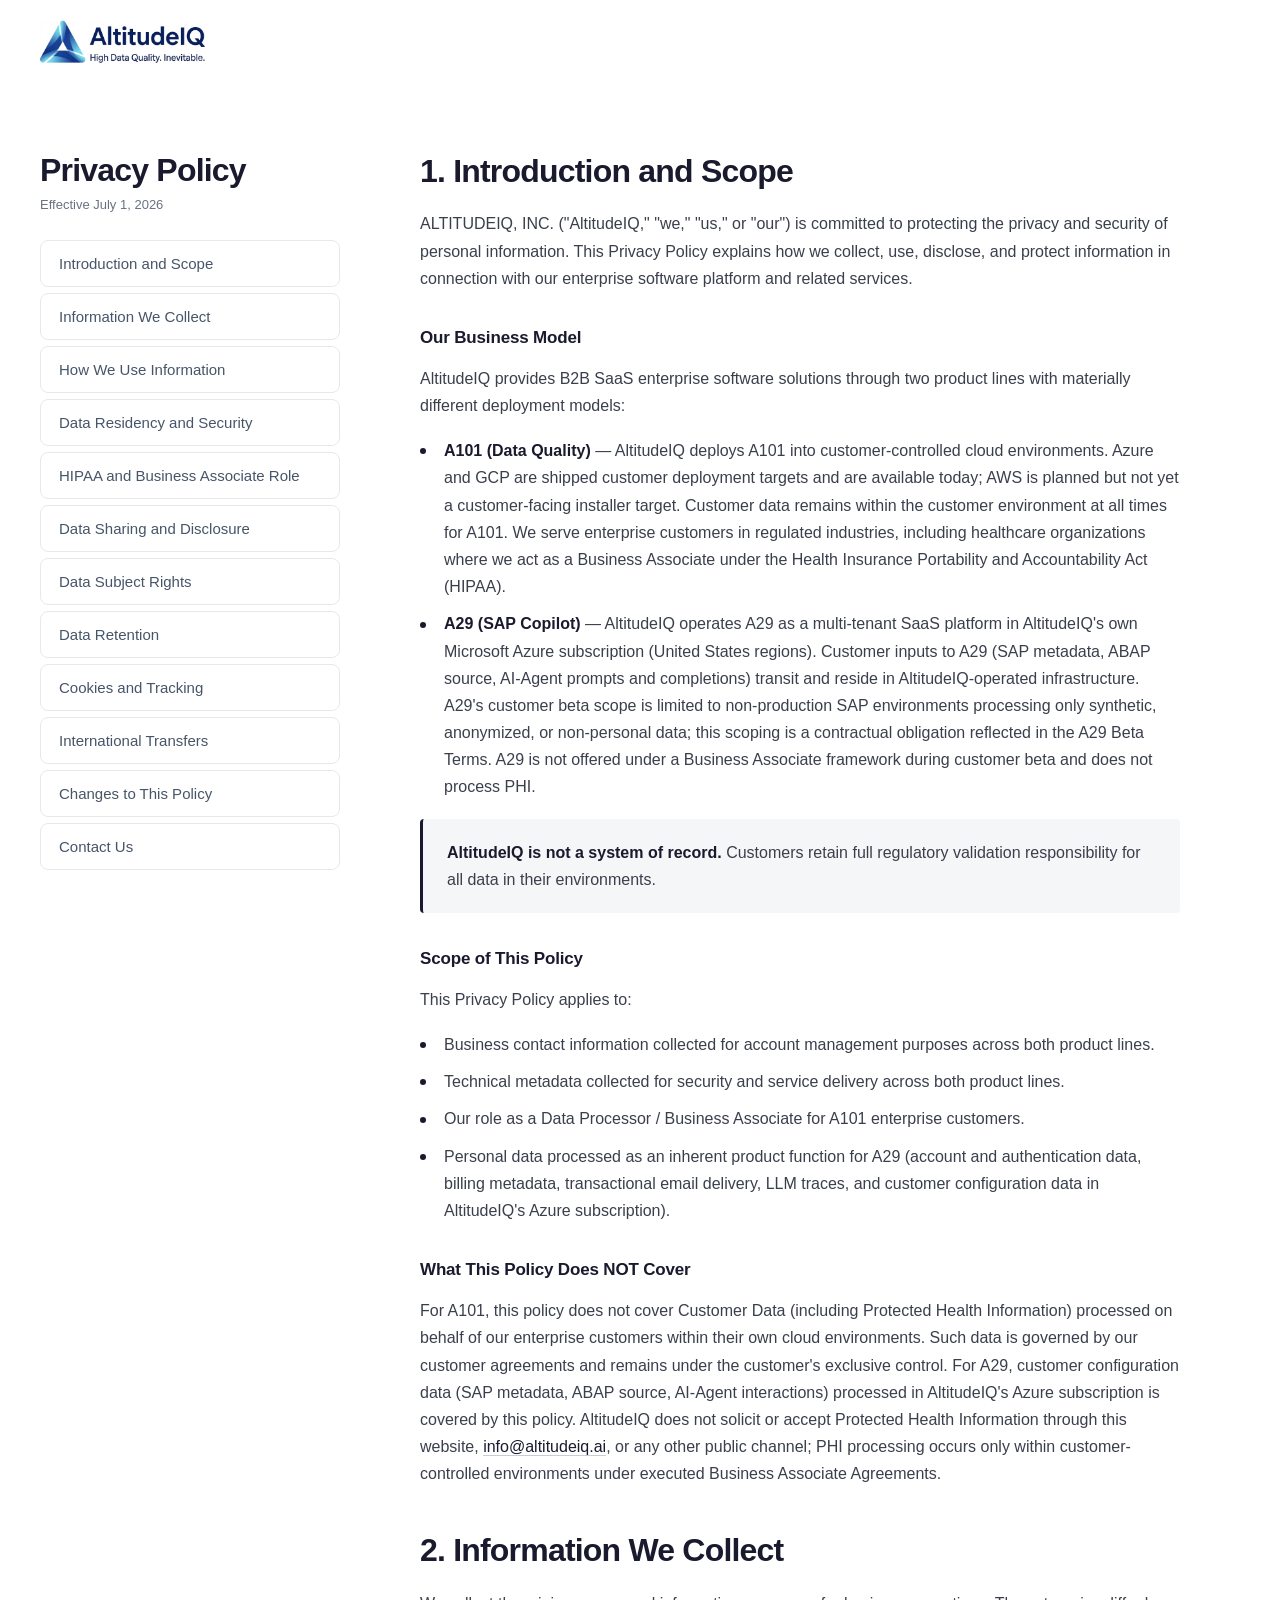
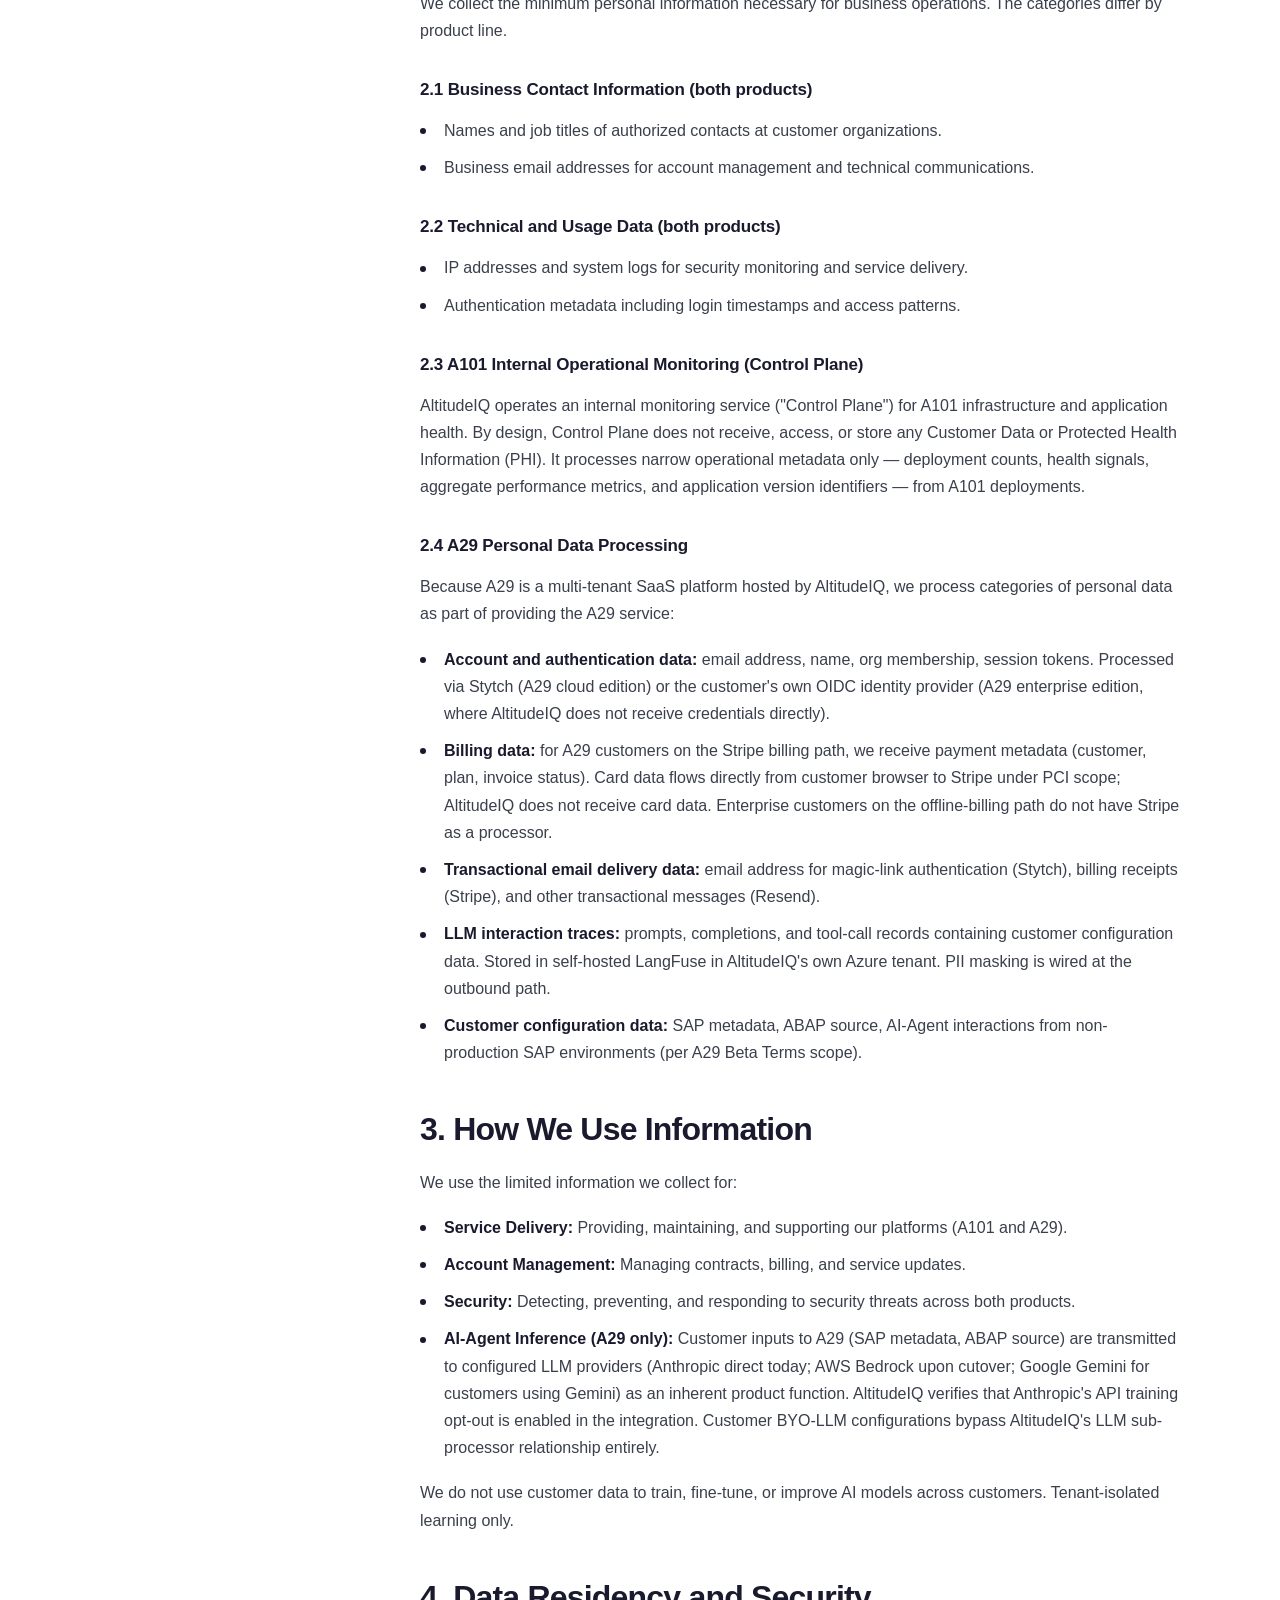
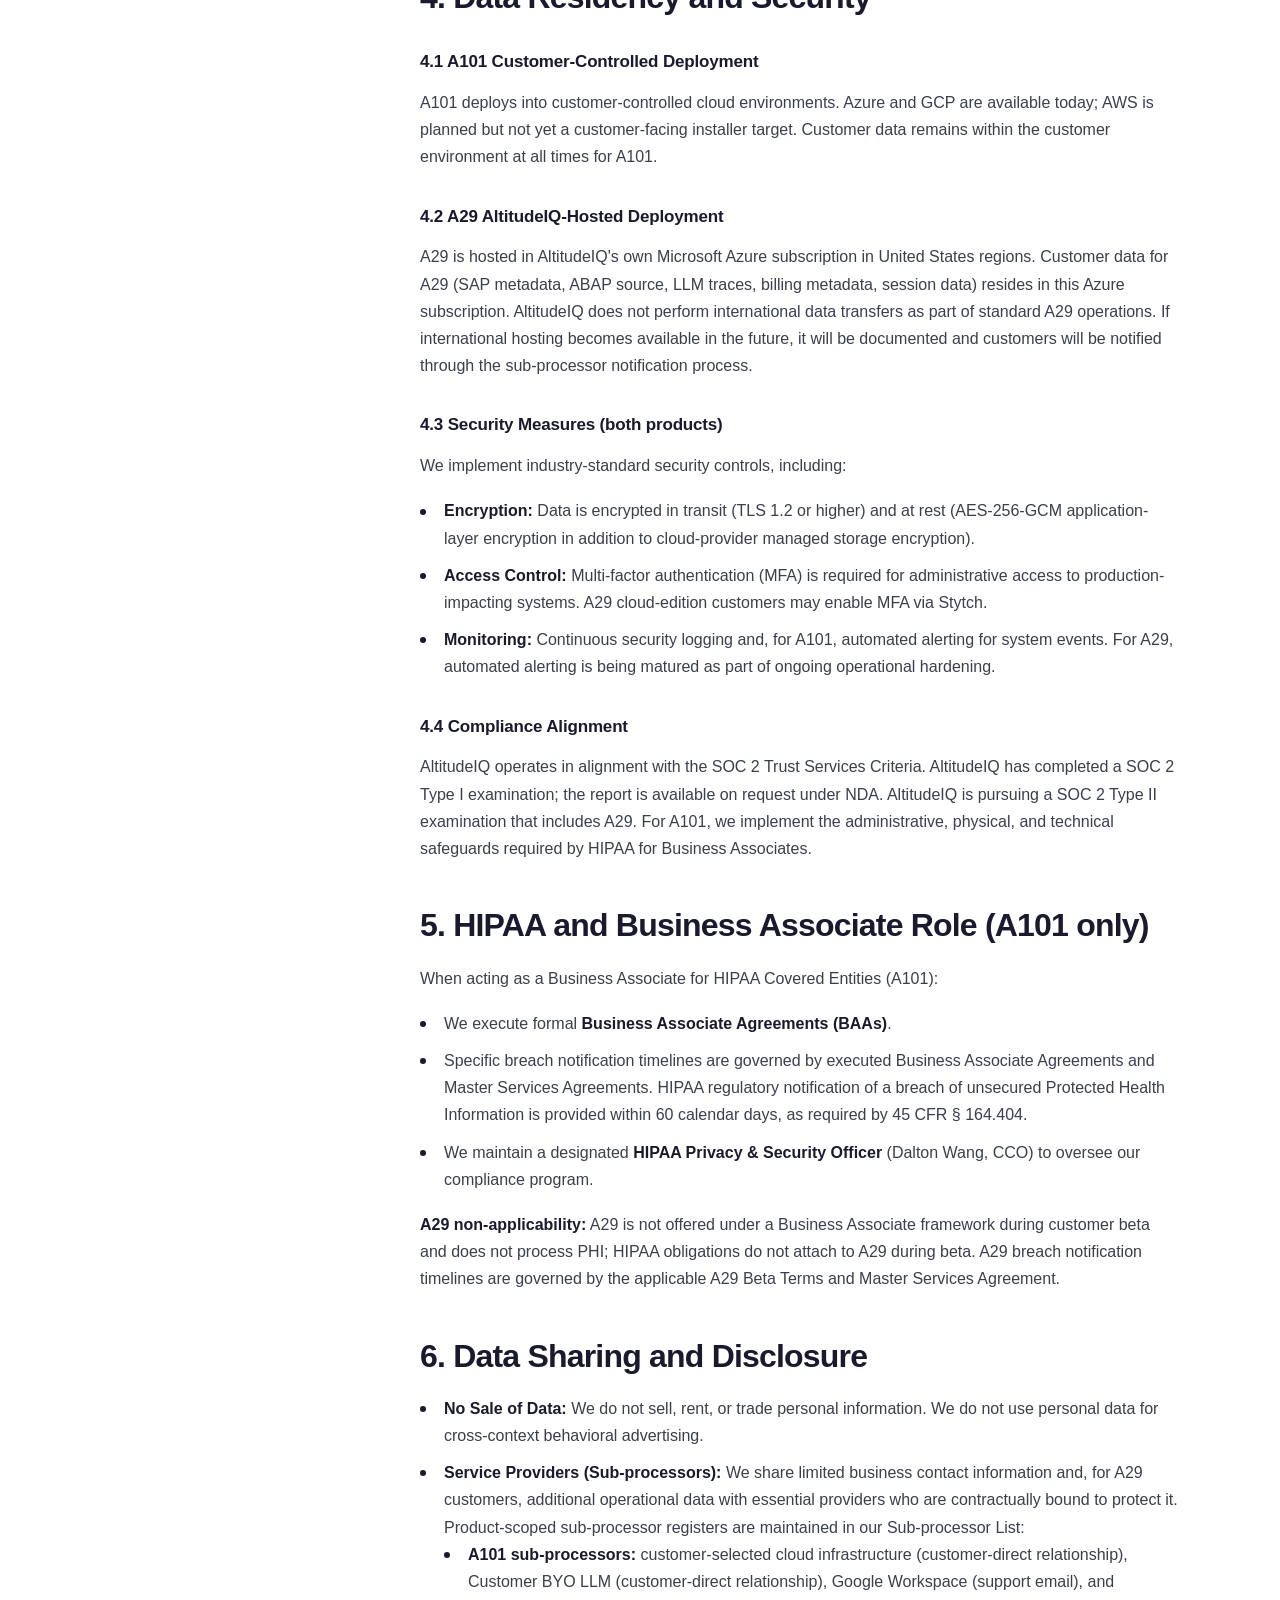
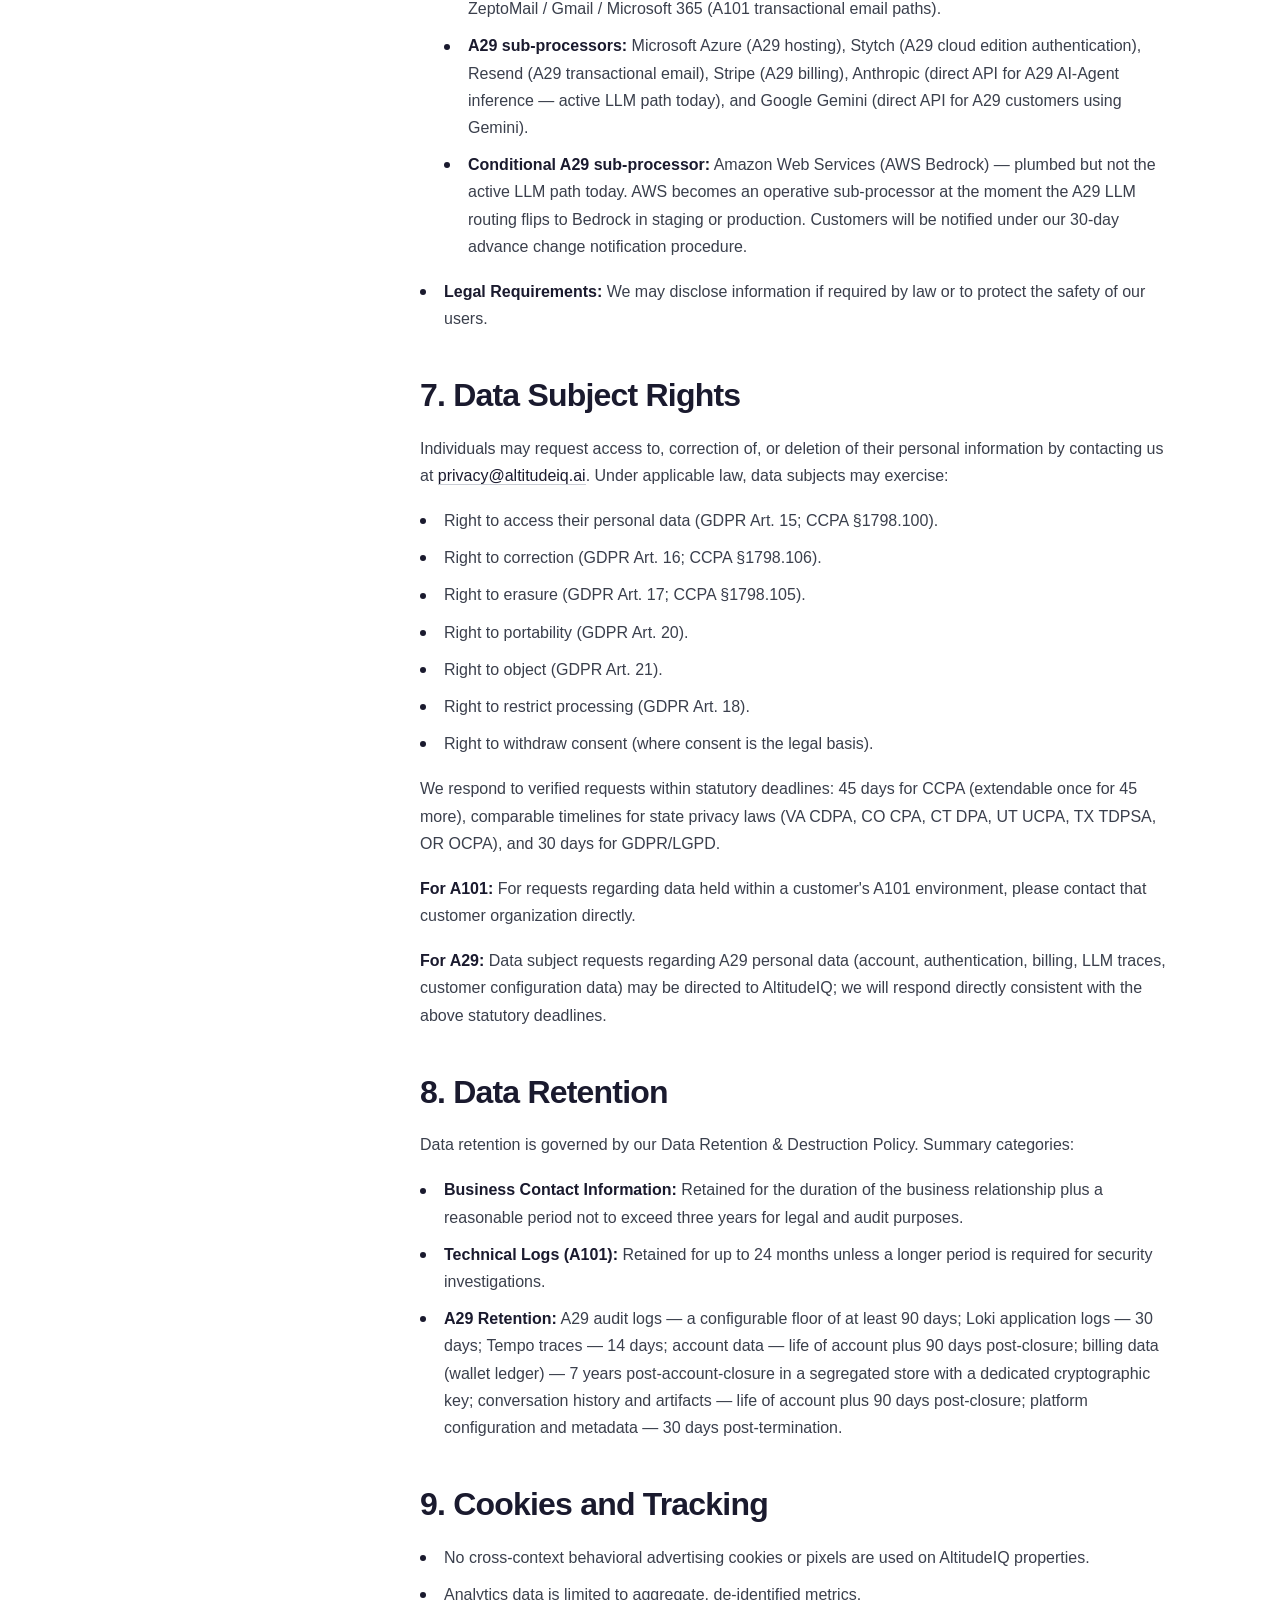
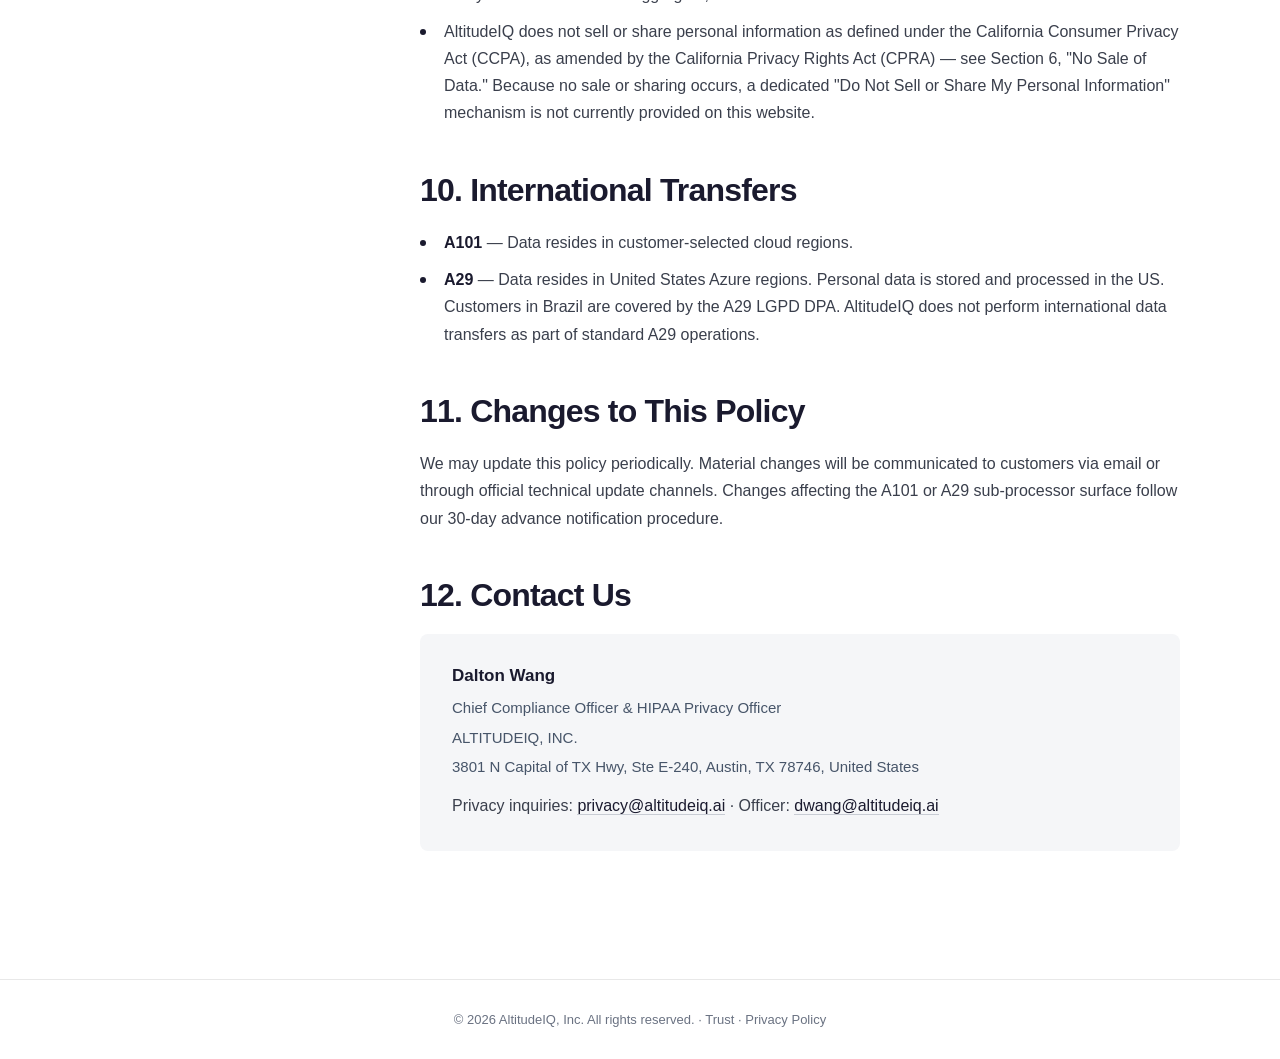
<file: 07062026/Privacy Policy.html>
<!DOCTYPE html>
<!-- saved from url=(0068)file:///Applications/Altitude/altitudeiq_website/privacy-policy.html -->
<html lang="en"><head><meta http-equiv="Content-Type" content="text/html; charset=UTF-8">
    
    <meta name="viewport" content="width=device-width, initial-scale=1.0">
    <meta name="description" content="AltitudeIQ Privacy Policy - How we collect, use, and protect information in connection with our enterprise software platform.">
    <title>Privacy Policy | AltitudeIQ</title>
    <link rel="icon" href="file:///Applications/Altitude/altitudeiq_website/favicon.ico" type="image/x-icon">
    <link rel="preconnect" href="https://fonts.googleapis.com/">
    <link rel="preconnect" href="https://fonts.gstatic.com/" crossorigin="">
    <link href="./Privacy Policy _ AltitudeIQ_files/css2" rel="stylesheet">
    <link rel="stylesheet" href="./Privacy Policy _ AltitudeIQ_files/styles.css">
</head>
<body>
    <!-- Header -->
    <header class="header">
        <div class="header-inner">
            <a href="file:///" class="logo">
                <img src="./Privacy Policy _ AltitudeIQ_files/logo.png" alt="AltitudeIQ - High Data Quality. Inevitable." class="logo-img">
            </a>
        </div>
    </header>

    <main class="legal-page">
        <div class="legal-wrap">
            <!-- Sidebar / Table of Contents -->
            <aside class="legal-sidebar">
                <div class="legal-sidebar-inner">
                    <h1 class="legal-sidebar-title">Privacy Policy</h1>
                    <p class="legal-meta">Effective July 1, 2026</p>
                    <nav class="legal-toc" aria-label="Privacy policy sections">
                        <ul>
                            <li><a href="file:///Applications/Altitude/altitudeiq_website/privacy-policy.html#introduction-scope" class="is-active">Introduction and Scope</a></li>
                            <li><a href="file:///Applications/Altitude/altitudeiq_website/privacy-policy.html#information-we-collect">Information We Collect</a></li>
                            <li><a href="file:///Applications/Altitude/altitudeiq_website/privacy-policy.html#how-we-use">How We Use Information</a></li>
                            <li><a href="file:///Applications/Altitude/altitudeiq_website/privacy-policy.html#data-residency">Data Residency and Security</a></li>
                            <li><a href="file:///Applications/Altitude/altitudeiq_website/privacy-policy.html#hipaa">HIPAA and Business Associate Role</a></li>
                            <li><a href="file:///Applications/Altitude/altitudeiq_website/privacy-policy.html#sharing">Data Sharing and Disclosure</a></li>
                            <li><a href="file:///Applications/Altitude/altitudeiq_website/privacy-policy.html#rights">Data Subject Rights</a></li>
                            <li><a href="file:///Applications/Altitude/altitudeiq_website/privacy-policy.html#retention">Data Retention</a></li>
                            <li><a href="file:///Applications/Altitude/altitudeiq_website/privacy-policy.html#cookies">Cookies and Tracking</a></li>
                            <li><a href="file:///Applications/Altitude/altitudeiq_website/privacy-policy.html#international-transfers">International Transfers</a></li>
                            <li><a href="file:///Applications/Altitude/altitudeiq_website/privacy-policy.html#changes">Changes to This Policy</a></li>
                            <li><a href="file:///Applications/Altitude/altitudeiq_website/privacy-policy.html#contact">Contact Us</a></li>
                        </ul>
                    </nav>
                </div>
            </aside>

            <!-- Main content -->
            <article class="legal-content">
                <section id="introduction-scope" class="legal-section">
                    <h2>1. Introduction and Scope</h2>
                    <p>ALTITUDEIQ, INC. ("AltitudeIQ," "we," "us," or "our") is committed to protecting the privacy and security of personal information. This Privacy Policy explains how we collect, use, disclose, and protect information in connection with our enterprise software platform and related services.</p>

                    <h3>Our Business Model</h3>
                    <p>AltitudeIQ provides B2B SaaS enterprise software solutions through two product lines with materially different deployment models:</p>
                    <ul>
                        <li><strong>A101 (Data Quality)</strong> — AltitudeIQ deploys A101 into customer-controlled cloud environments. Azure and GCP are shipped customer deployment targets and are available today; AWS is planned but not yet a customer-facing installer target. Customer data remains within the customer environment at all times for A101. We serve enterprise customers in regulated industries, including healthcare organizations where we act as a Business Associate under the Health Insurance Portability and Accountability Act (HIPAA).</li>
                        <li><strong>A29 (SAP Copilot)</strong> — AltitudeIQ operates A29 as a multi-tenant SaaS platform in AltitudeIQ's own Microsoft Azure subscription (United States regions). Customer inputs to A29 (SAP metadata, ABAP source, AI-Agent prompts and completions) transit and reside in AltitudeIQ-operated infrastructure. A29's customer beta scope is limited to non-production SAP environments processing only synthetic, anonymized, or non-personal data; this scoping is a contractual obligation reflected in the A29 Beta Terms. A29 is not offered under a Business Associate framework during customer beta and does not process PHI.</li>
                    </ul>
                    <p class="legal-callout"><strong>AltitudeIQ is not a system of record.</strong> Customers retain full regulatory validation responsibility for all data in their environments.</p>

                    <h3>Scope of This Policy</h3>
                    <p>This Privacy Policy applies to:</p>
                    <ul>
                        <li>Business contact information collected for account management purposes across both product lines.</li>
                        <li>Technical metadata collected for security and service delivery across both product lines.</li>
                        <li>Our role as a Data Processor / Business Associate for A101 enterprise customers.</li>
                        <li>Personal data processed as an inherent product function for A29 (account and authentication data, billing metadata, transactional email delivery, LLM traces, and customer configuration data in AltitudeIQ's Azure subscription).</li>
                    </ul>

                    <h3>What This Policy Does NOT Cover</h3>
                    <p>For A101, this policy does not cover Customer Data (including Protected Health Information) processed on behalf of our enterprise customers within their own cloud environments. Such data is governed by our customer agreements and remains under the customer's exclusive control. For A29, customer configuration data (SAP metadata, ABAP source, AI-Agent interactions) processed in AltitudeIQ's Azure subscription is covered by this policy. AltitudeIQ does not solicit or accept Protected Health Information through this website, <a href="mailto:info@altitudeiq.ai">info@altitudeiq.ai</a>, or any other public channel; PHI processing occurs only within customer-controlled environments under executed Business Associate Agreements.</p>
                </section>

                <section id="information-we-collect" class="legal-section">
                    <h2>2. Information We Collect</h2>
                    <p>We collect the minimum personal information necessary for business operations. The categories differ by product line.</p>

                    <h3>2.1 Business Contact Information (both products)</h3>
                    <ul>
                        <li>Names and job titles of authorized contacts at customer organizations.</li>
                        <li>Business email addresses for account management and technical communications.</li>
                    </ul>

                    <h3>2.2 Technical and Usage Data (both products)</h3>
                    <ul>
                        <li>IP addresses and system logs for security monitoring and service delivery.</li>
                        <li>Authentication metadata including login timestamps and access patterns.</li>
                    </ul>

                    <h3>2.3 A101 Internal Operational Monitoring (Control Plane)</h3>
                    <p>AltitudeIQ operates an internal monitoring service ("Control Plane") for A101 infrastructure and application health. By design, Control Plane does not receive, access, or store any Customer Data or Protected Health Information (PHI). It processes narrow operational metadata only — deployment counts, health signals, aggregate performance metrics, and application version identifiers — from A101 deployments.</p>

                    <h3>2.4 A29 Personal Data Processing</h3>
                    <p>Because A29 is a multi-tenant SaaS platform hosted by AltitudeIQ, we process categories of personal data as part of providing the A29 service:</p>
                    <ul>
                        <li><strong>Account and authentication data:</strong> email address, name, org membership, session tokens. Processed via Stytch (A29 cloud edition) or the customer's own OIDC identity provider (A29 enterprise edition, where AltitudeIQ does not receive credentials directly).</li>
                        <li><strong>Billing data:</strong> for A29 customers on the Stripe billing path, we receive payment metadata (customer, plan, invoice status). Card data flows directly from customer browser to Stripe under PCI scope; AltitudeIQ does not receive card data. Enterprise customers on the offline-billing path do not have Stripe as a processor.</li>
                        <li><strong>Transactional email delivery data:</strong> email address for magic-link authentication (Stytch), billing receipts (Stripe), and other transactional messages (Resend).</li>
                        <li><strong>LLM interaction traces:</strong> prompts, completions, and tool-call records containing customer configuration data. Stored in self-hosted LangFuse in AltitudeIQ's own Azure tenant. PII masking is wired at the outbound path.</li>
                        <li><strong>Customer configuration data:</strong> SAP metadata, ABAP source, AI-Agent interactions from non-production SAP environments (per A29 Beta Terms scope).</li>
                    </ul>
                </section>

                <section id="how-we-use" class="legal-section">
                    <h2>3. How We Use Information</h2>
                    <p>We use the limited information we collect for:</p>
                    <ul>
                        <li><strong>Service Delivery:</strong> Providing, maintaining, and supporting our platforms (A101 and A29).</li>
                        <li><strong>Account Management:</strong> Managing contracts, billing, and service updates.</li>
                        <li><strong>Security:</strong> Detecting, preventing, and responding to security threats across both products.</li>
                        <li><strong>AI-Agent Inference (A29 only):</strong> Customer inputs to A29 (SAP metadata, ABAP source) are transmitted to configured LLM providers (Anthropic direct today; AWS Bedrock upon cutover; Google Gemini for customers using Gemini) as an inherent product function. AltitudeIQ verifies that Anthropic's API training opt-out is enabled in the integration. Customer BYO-LLM configurations bypass AltitudeIQ's LLM sub-processor relationship entirely.</li>
                    </ul>
                    <p>We do not use customer data to train, fine-tune, or improve AI models across customers. Tenant-isolated learning only.</p>
                </section>

                <section id="data-residency" class="legal-section">
                    <h2>4. Data Residency and Security</h2>

                    <h3>4.1 A101 Customer-Controlled Deployment</h3>
                    <p>A101 deploys into customer-controlled cloud environments. Azure and GCP are available today; AWS is planned but not yet a customer-facing installer target. Customer data remains within the customer environment at all times for A101.</p>

                    <h3>4.2 A29 AltitudeIQ-Hosted Deployment</h3>
                    <p>A29 is hosted in AltitudeIQ's own Microsoft Azure subscription in United States regions. Customer data for A29 (SAP metadata, ABAP source, LLM traces, billing metadata, session data) resides in this Azure subscription. AltitudeIQ does not perform international data transfers as part of standard A29 operations. If international hosting becomes available in the future, it will be documented and customers will be notified through the sub-processor notification process.</p>

                    <h3>4.3 Security Measures (both products)</h3>
                    <p>We implement industry-standard security controls, including:</p>
                    <ul>
                        <li><strong>Encryption:</strong> Data is encrypted in transit (TLS 1.2 or higher) and at rest (AES-256-GCM application-layer encryption in addition to cloud-provider managed storage encryption).</li>
                        <li><strong>Access Control:</strong> Multi-factor authentication (MFA) is required for administrative access to production-impacting systems. A29 cloud-edition customers may enable MFA via Stytch.</li>
                        <li><strong>Monitoring:</strong> Continuous security logging and, for A101, automated alerting for system events. For A29, automated alerting is being matured as part of ongoing operational hardening.</li>
                    </ul>

                    <h3>4.4 Compliance Alignment</h3>
                    <p>AltitudeIQ operates in alignment with the SOC 2 Trust Services Criteria. AltitudeIQ has completed a SOC 2 Type I examination; the report is available on request under NDA. AltitudeIQ is pursuing a SOC 2 Type II examination that includes A29. For A101, we implement the administrative, physical, and technical safeguards required by HIPAA for Business Associates.</p>
                </section>

                <section id="hipaa" class="legal-section">
                    <h2>5. HIPAA and Business Associate Role (A101 only)</h2>
                    <p>When acting as a Business Associate for HIPAA Covered Entities (A101):</p>
                    <ul>
                        <li>We execute formal <strong>Business Associate Agreements (BAAs)</strong>.</li>
                        <li>Specific breach notification timelines are governed by executed Business Associate Agreements and Master Services Agreements. HIPAA regulatory notification of a breach of unsecured Protected Health Information is provided within 60 calendar days, as required by 45 CFR § 164.404.</li>
                        <li>We maintain a designated <strong>HIPAA Privacy &amp; Security Officer</strong> (Dalton Wang, CCO) to oversee our compliance program.</li>
                    </ul>
                    <p><strong>A29 non-applicability:</strong> A29 is not offered under a Business Associate framework during customer beta and does not process PHI; HIPAA obligations do not attach to A29 during beta. A29 breach notification timelines are governed by the applicable A29 Beta Terms and Master Services Agreement.</p>
                </section>

                <section id="sharing" class="legal-section">
                    <h2>6. Data Sharing and Disclosure</h2>
                    <ul>
                        <li><strong>No Sale of Data:</strong> We do not sell, rent, or trade personal information. We do not use personal data for cross-context behavioral advertising.</li>
                        <li><strong>Service Providers (Sub-processors):</strong> We share limited business contact information and, for A29 customers, additional operational data with essential providers who are contractually bound to protect it. Product-scoped sub-processor registers are maintained in our Sub-processor List:
                            <ul>
                                <li><strong>A101 sub-processors:</strong> customer-selected cloud infrastructure (customer-direct relationship), Customer BYO LLM (customer-direct relationship), Google Workspace (support email), and ZeptoMail / Gmail / Microsoft 365 (A101 transactional email paths).</li>
                                <li><strong>A29 sub-processors:</strong> Microsoft Azure (A29 hosting), Stytch (A29 cloud edition authentication), Resend (A29 transactional email), Stripe (A29 billing), Anthropic (direct API for A29 AI-Agent inference — active LLM path today), and Google Gemini (direct API for A29 customers using Gemini).</li>
                                <li><strong>Conditional A29 sub-processor:</strong> Amazon Web Services (AWS Bedrock) — plumbed but not the active LLM path today. AWS becomes an operative sub-processor at the moment the A29 LLM routing flips to Bedrock in staging or production. Customers will be notified under our 30-day advance change notification procedure.</li>
                            </ul>
                        </li>
                        <li><strong>Legal Requirements:</strong> We may disclose information if required by law or to protect the safety of our users.</li>
                    </ul>
                </section>

                <section id="rights" class="legal-section">
                    <h2>7. Data Subject Rights</h2>
                    <p>Individuals may request access to, correction of, or deletion of their personal information by contacting us at <a href="mailto:privacy@altitudeiq.ai">privacy@altitudeiq.ai</a>. Under applicable law, data subjects may exercise:</p>
                    <ul>
                        <li>Right to access their personal data (GDPR Art. 15; CCPA §1798.100).</li>
                        <li>Right to correction (GDPR Art. 16; CCPA §1798.106).</li>
                        <li>Right to erasure (GDPR Art. 17; CCPA §1798.105).</li>
                        <li>Right to portability (GDPR Art. 20).</li>
                        <li>Right to object (GDPR Art. 21).</li>
                        <li>Right to restrict processing (GDPR Art. 18).</li>
                        <li>Right to withdraw consent (where consent is the legal basis).</li>
                    </ul>
                    <p>We respond to verified requests within statutory deadlines: 45 days for CCPA (extendable once for 45 more), comparable timelines for state privacy laws (VA CDPA, CO CPA, CT DPA, UT UCPA, TX TDPSA, OR OCPA), and 30 days for GDPR/LGPD.</p>
                    <p><strong>For A101:</strong> For requests regarding data held within a customer's A101 environment, please contact that customer organization directly.</p>
                    <p><strong>For A29:</strong> Data subject requests regarding A29 personal data (account, authentication, billing, LLM traces, customer configuration data) may be directed to AltitudeIQ; we will respond directly consistent with the above statutory deadlines.</p>
                </section>

                <section id="retention" class="legal-section">
                    <h2>8. Data Retention</h2>
                    <p>Data retention is governed by our Data Retention &amp; Destruction Policy. Summary categories:</p>
                    <ul>
                        <li><strong>Business Contact Information:</strong> Retained for the duration of the business relationship plus a reasonable period not to exceed three years for legal and audit purposes.</li>
                        <li><strong>Technical Logs (A101):</strong> Retained for up to 24 months unless a longer period is required for security investigations.</li>
                        <li><strong>A29 Retention:</strong> A29 audit logs — a configurable floor of at least 90 days; Loki application logs — 30 days; Tempo traces — 14 days; account data — life of account plus 90 days post-closure; billing data (wallet ledger) — 7 years post-account-closure in a segregated store with a dedicated cryptographic key; conversation history and artifacts — life of account plus 90 days post-closure; platform configuration and metadata — 30 days post-termination.</li>
                    </ul>
                </section>

                <section id="cookies" class="legal-section">
                    <h2>9. Cookies and Tracking</h2>
                    <ul>
                        <li>No cross-context behavioral advertising cookies or pixels are used on AltitudeIQ properties.</li>
                        <li>Analytics data is limited to aggregate, de-identified metrics.</li>
                        <li>AltitudeIQ does not sell or share personal information as defined under the California Consumer Privacy Act (CCPA), as amended by the California Privacy Rights Act (CPRA) — see Section 6, "No Sale of Data." Because no sale or sharing occurs, a dedicated "Do Not Sell or Share My Personal Information" mechanism is not currently provided on this website.</li>
                    </ul>
                </section>

                <section id="international-transfers" class="legal-section">
                    <h2>10. International Transfers</h2>
                    <ul>
                        <li><strong>A101</strong> — Data resides in customer-selected cloud regions.</li>
                        <li><strong>A29</strong> — Data resides in United States Azure regions. Personal data is stored and processed in the US. Customers in Brazil are covered by the A29 LGPD DPA. AltitudeIQ does not perform international data transfers as part of standard A29 operations.</li>
                    </ul>
                </section>

                <section id="changes" class="legal-section">
                    <h2>11. Changes to This Policy</h2>
                    <p>We may update this policy periodically. Material changes will be communicated to customers via email or through official technical update channels. Changes affecting the A101 or A29 sub-processor surface follow our 30-day advance notification procedure.</p>
                </section>

                <section id="contact" class="legal-section">
                    <h2>12. Contact Us</h2>
                    <div class="legal-contact-card">
                        <p class="legal-contact-name">Dalton Wang</p>
                        <p class="legal-contact-role">Chief Compliance Officer &amp; HIPAA Privacy Officer</p>
                        <p class="legal-contact-org">ALTITUDEIQ, INC.</p>
                        <p class="legal-contact-org">3801 N Capital of TX Hwy, Ste E-240, Austin, TX 78746, United States</p>
                        <p class="legal-contact-email">Privacy inquiries: <a href="mailto:privacy@altitudeiq.ai">privacy@altitudeiq.ai</a> · Officer: <a href="mailto:dwang@altitudeiq.ai">dwang@altitudeiq.ai</a></p>
                    </div>
                </section>
            </article>
        </div>
    </main>

    <!-- Footer -->
    <footer class="footer">
        <p>© 2026 AltitudeIQ, Inc. All rights reserved. · <a href="file:///trust">Trust</a> · <a href="file:///privacy-policy">Privacy Policy</a></p>
    </footer>

    <script>
    (function () {
        var sections = document.querySelectorAll('.legal-section[id]');
        var links = document.querySelectorAll('.legal-toc a');
        if (!sections.length || !links.length) return;

        var linkMap = {};
        links.forEach(function (link) {
            var id = link.getAttribute('href').slice(1);
            linkMap[id] = link;
        });

        function setActive(id) {
            links.forEach(function (l) { l.classList.remove('is-active'); });
            if (linkMap[id]) linkMap[id].classList.add('is-active');
        }

        var observer = new IntersectionObserver(function (entries) {
            // Pick the topmost section currently intersecting
            var visible = entries
                .filter(function (e) { return e.isIntersecting; })
                .sort(function (a, b) { return a.boundingClientRect.top - b.boundingClientRect.top; });
            if (visible.length) {
                setActive(visible[0].target.id);
            }
        }, { rootMargin: '-120px 0px -65% 0px', threshold: 0 });

        sections.forEach(function (s) { observer.observe(s); });

        // Click feedback — set immediately on click
        links.forEach(function (link) {
            link.addEventListener('click', function () {
                setActive(link.getAttribute('href').slice(1));
            });
        });
    })();
    </script>


</body></html>
</file>
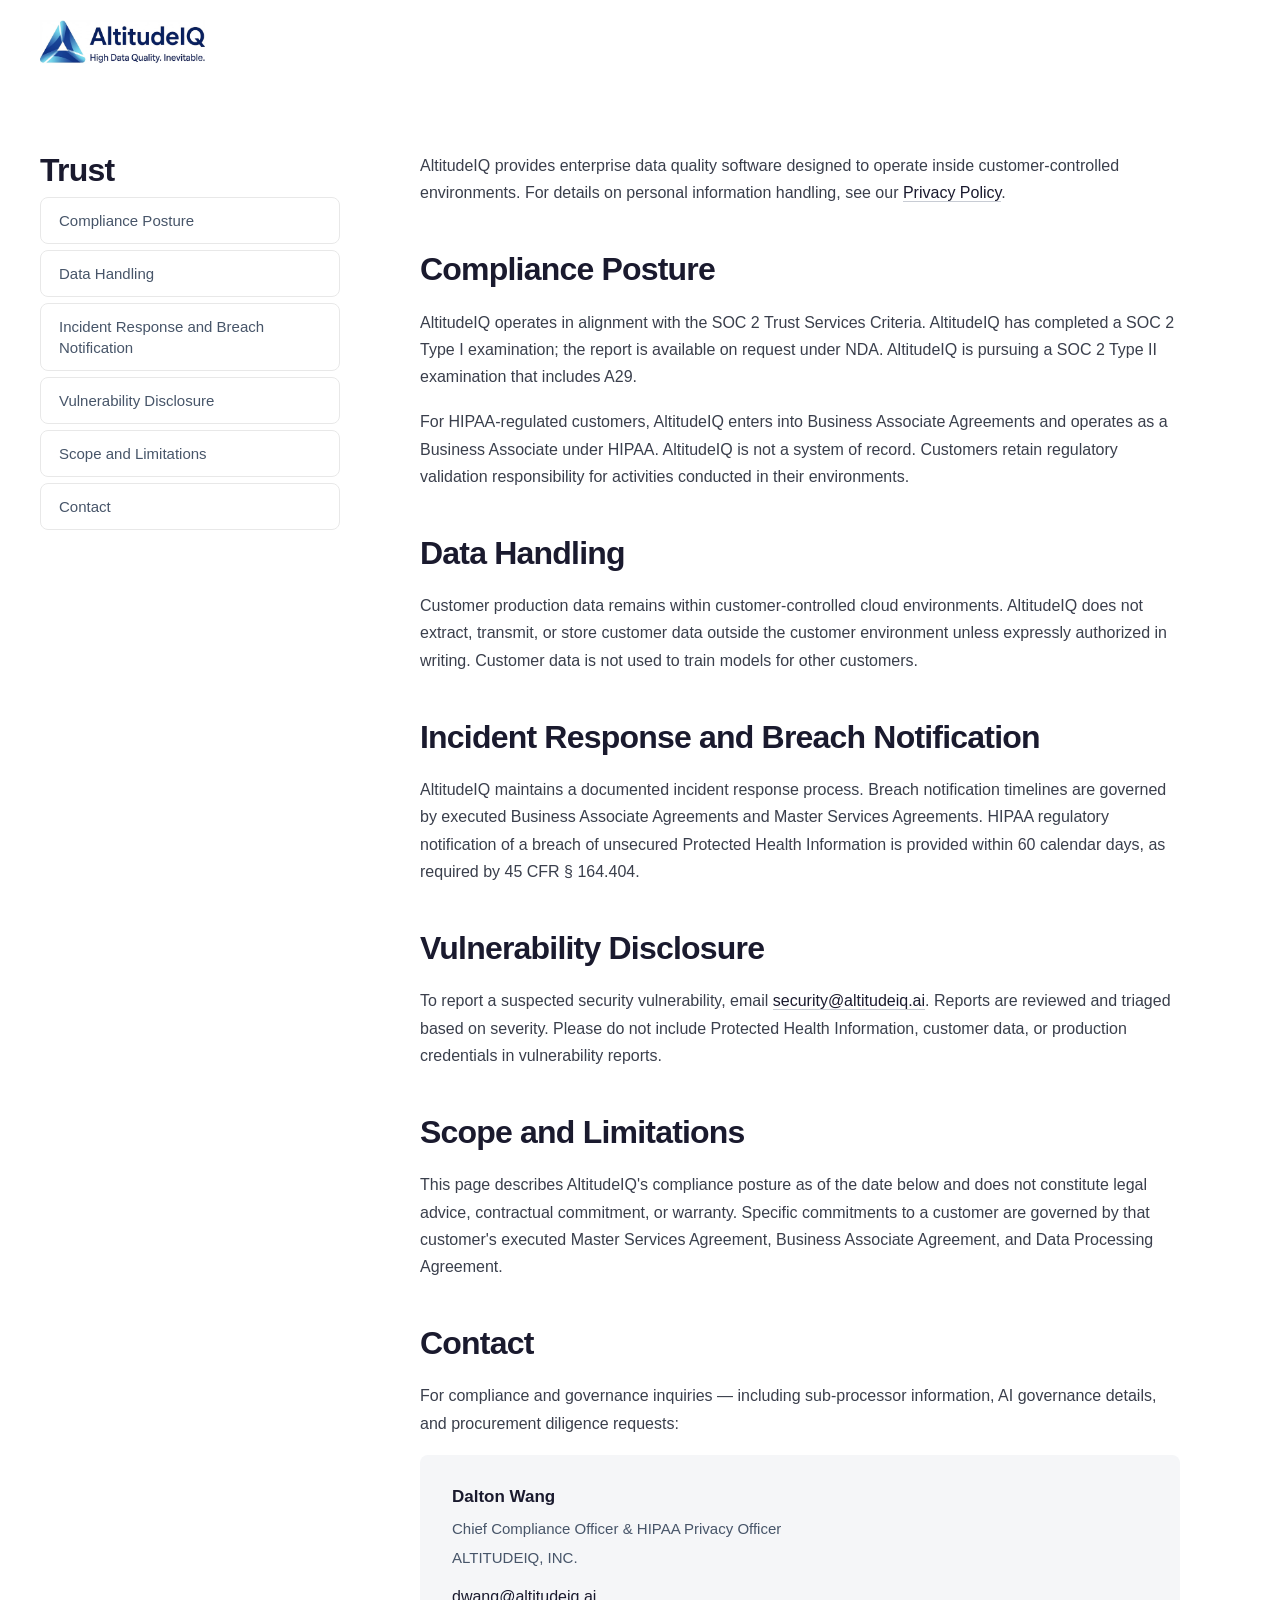
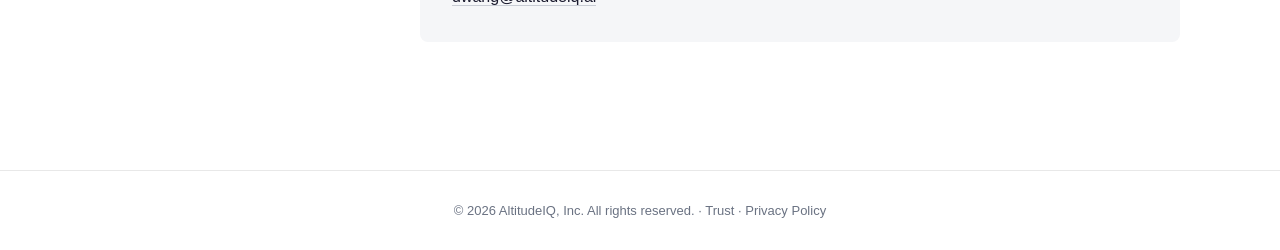
<file: 07062026/Trust.html>
<!DOCTYPE html>
<!-- saved from url=(0059)file:///Applications/Altitude/altitudeiq_website/trust.html -->
<html lang="en"><head><meta http-equiv="Content-Type" content="text/html; charset=UTF-8">
    
    <meta name="viewport" content="width=device-width, initial-scale=1.0">
    <meta name="description" content="AltitudeIQ Trust - Compliance posture, data handling, incident response, and vulnerability disclosure for our enterprise data quality platform.">
    <title>Trust | AltitudeIQ</title>
    <link rel="icon" href="file:///Applications/Altitude/altitudeiq_website/favicon.ico" type="image/x-icon">
    <link rel="preconnect" href="https://fonts.googleapis.com/">
    <link rel="preconnect" href="https://fonts.gstatic.com/" crossorigin="">
    <link href="./Trust _ AltitudeIQ_files/css2" rel="stylesheet">
    <link rel="stylesheet" href="./Trust _ AltitudeIQ_files/styles.css">
</head>
<body>
    <!-- Header -->
    <header class="header">
        <div class="header-inner">
            <a href="file:///" class="logo">
                <img src="./Trust _ AltitudeIQ_files/logo.png" alt="AltitudeIQ - High Data Quality. Inevitable." class="logo-img">
            </a>
        </div>
    </header>

    <main class="legal-page">
        <div class="legal-wrap">
            <!-- Sidebar / Table of Contents -->
            <aside class="legal-sidebar">
                <div class="legal-sidebar-inner">
                    <h1 class="legal-sidebar-title">Trust</h1>
                    <nav class="legal-toc" aria-label="Trust page sections">
                        <ul>
                            <li><a href="file:///Applications/Altitude/altitudeiq_website/trust.html#compliance-posture" class="is-active">Compliance Posture</a></li>
                            <li><a href="file:///Applications/Altitude/altitudeiq_website/trust.html#data-handling">Data Handling</a></li>
                            <li><a href="file:///Applications/Altitude/altitudeiq_website/trust.html#incident-response">Incident Response and Breach Notification</a></li>
                            <li><a href="file:///Applications/Altitude/altitudeiq_website/trust.html#vulnerability-disclosure">Vulnerability Disclosure</a></li>
                            <li><a href="file:///Applications/Altitude/altitudeiq_website/trust.html#scope">Scope and Limitations</a></li>
                            <li><a href="file:///Applications/Altitude/altitudeiq_website/trust.html#contact">Contact</a></li>
                        </ul>
                    </nav>
                </div>
            </aside>

            <!-- Main content -->
            <article class="legal-content">
                <section class="legal-section">
                    <p>AltitudeIQ provides enterprise data quality software designed to operate inside customer-controlled environments. For details on personal information handling, see our <a href="file:///privacy-policy">Privacy Policy</a>.</p>
                </section>

                <section id="compliance-posture" class="legal-section">
                    <h2>Compliance Posture</h2>
                    <p>AltitudeIQ operates in alignment with the SOC 2 Trust Services Criteria. AltitudeIQ has completed a SOC 2 Type I examination; the report is available on request under NDA. AltitudeIQ is pursuing a SOC 2 Type II examination that includes A29.</p>
                    <p>For HIPAA-regulated customers, AltitudeIQ enters into Business Associate Agreements and operates as a Business Associate under HIPAA. AltitudeIQ is not a system of record. Customers retain regulatory validation responsibility for activities conducted in their environments.</p>
                </section>

                <section id="data-handling" class="legal-section">
                    <h2>Data Handling</h2>
                    <p>Customer production data remains within customer-controlled cloud environments. AltitudeIQ does not extract, transmit, or store customer data outside the customer environment unless expressly authorized in writing. Customer data is not used to train models for other customers.</p>
                </section>

                <section id="incident-response" class="legal-section">
                    <h2>Incident Response and Breach Notification</h2>
                    <p>AltitudeIQ maintains a documented incident response process. Breach notification timelines are governed by executed Business Associate Agreements and Master Services Agreements. HIPAA regulatory notification of a breach of unsecured Protected Health Information is provided within 60 calendar days, as required by 45 CFR § 164.404.</p>
                </section>

                <section id="vulnerability-disclosure" class="legal-section">
                    <h2>Vulnerability Disclosure</h2>
                    <p>To report a suspected security vulnerability, email <a href="mailto:security@altitudeiq.ai">security@altitudeiq.ai</a>. Reports are reviewed and triaged based on severity. Please do not include Protected Health Information, customer data, or production credentials in vulnerability reports.</p>
                </section>

                <section id="scope" class="legal-section">
                    <h2>Scope and Limitations</h2>
                    <p>This page describes AltitudeIQ's compliance posture as of the date below and does not constitute legal advice, contractual commitment, or warranty. Specific commitments to a customer are governed by that customer's executed Master Services Agreement, Business Associate Agreement, and Data Processing Agreement.</p>
                </section>

                <section id="contact" class="legal-section">
                    <h2>Contact</h2>
                    <p>For compliance and governance inquiries — including sub-processor information, AI governance details, and procurement diligence requests:</p>
                    <div class="legal-contact-card">
                        <p class="legal-contact-name">Dalton Wang</p>
                        <p class="legal-contact-role">Chief Compliance Officer &amp; HIPAA Privacy Officer</p>
                        <p class="legal-contact-org">ALTITUDEIQ, INC.</p>
                        <p class="legal-contact-email"><a href="mailto:dwang@altitudeiq.ai">dwang@altitudeiq.ai</a></p>
                    </div>
                </section>
            </article>
        </div>
    </main>

    <!-- Footer -->
    <footer class="footer">
        <p>© 2026 AltitudeIQ, Inc. All rights reserved. · <a href="file:///trust">Trust</a> · <a href="file:///privacy-policy">Privacy Policy</a></p>
    </footer>

    <script>
    (function () {
        var sections = document.querySelectorAll('.legal-section[id]');
        var links = document.querySelectorAll('.legal-toc a');
        if (!sections.length || !links.length) return;

        var linkMap = {};
        links.forEach(function (link) {
            var id = link.getAttribute('href').slice(1);
            linkMap[id] = link;
        });

        function setActive(id) {
            links.forEach(function (l) { l.classList.remove('is-active'); });
            if (linkMap[id]) linkMap[id].classList.add('is-active');
        }

        var observer = new IntersectionObserver(function (entries) {
            // Pick the topmost section currently intersecting
            var visible = entries
                .filter(function (e) { return e.isIntersecting; })
                .sort(function (a, b) { return a.boundingClientRect.top - b.boundingClientRect.top; });
            if (visible.length) {
                setActive(visible[0].target.id);
            }
        }, { rootMargin: '-120px 0px -65% 0px', threshold: 0 });

        sections.forEach(function (s) { observer.observe(s); });

        // Click feedback — set immediately on click
        links.forEach(function (link) {
            link.addEventListener('click', function () {
                setActive(link.getAttribute('href').slice(1));
            });
        });
    })();
    </script>


</body></html>
</file>
<file: Trustv2_files/styles.css>
/* Reset */
*, *::before, *::after {
    margin: 0;
    padding: 0;
    box-sizing: border-box;
}

body {
    font-family: 'Inter', -apple-system, BlinkMacSystemFont, 'Segoe UI', Roboto, sans-serif;
    color: #1a1a2e;
    background-color: #fff;
    -webkit-font-smoothing: antialiased;
    -moz-osx-font-smoothing: grayscale;
}

/* Header */
.header {
    padding: 1.25rem 2.5rem;
    background-color: #fff;
    position: fixed;
    top: 0;
    left: 0;
    width: 100%;
    z-index: 10;
}

.header-inner {
    max-width: 1400px;
    margin: 0 auto;
}

.logo {
    display: inline-block;
    text-decoration: none;
}

.logo-img {
    height: 44px;
    width: auto;
    display: block;
}

/* Hero Section */
.hero {
    position: relative;
    min-height: 100vh;
    min-height: 100dvh;
    padding-top: 80px;
    display: flex;
    align-items: center;
    justify-content: center;
    overflow: hidden;
}

.hero-bg {
    position: absolute;
    inset: 0;
    background-size: cover;
    background-position: center;
    background-repeat: no-repeat;
    /* Fallback gradient if no image is provided */
    background-color: #e8e8e8;
    filter: grayscale(100%) contrast(1.2);
}

.hero-overlay {
    position: absolute;
    inset: 0;
    background: linear-gradient(
        180deg,
        rgba(255, 255, 255, 0.82) 0%,
        rgba(255, 255, 255, 0.75) 40%,
        rgba(255, 255, 255, 0.85) 100%
    );
}

.hero-content {
    position: relative;
    z-index: 2;
    text-align: center;
    padding: 4rem 2rem 6rem;
    max-width: 960px;
}

.hero-title {
    font-size: clamp(2.5rem, 7vw, 5.5rem);
    font-weight: 500;
    line-height: 1.1;
    letter-spacing: -0.03em;
    color: #1a1a2e;
    margin-bottom: 1.75rem;
}

.hero-subtitle {
    font-size: clamp(1rem, 2vw, 1.375rem);
    font-weight: 400;
    color: #475569;
    margin-bottom: 2.5rem;
    letter-spacing: -0.01em;
}

.btn-cta {
    display: inline-block;
    padding: 1rem 2.5rem;
    background-color: #1a1a2e;
    color: #fff;
    font-family: inherit;
    font-size: 1rem;
    font-weight: 600;
    text-decoration: none;
    border-radius: 100px;
    border: none;
    cursor: pointer;
    transition: background-color 0.2s ease, transform 0.2s ease;
    letter-spacing: -0.01em;
}

.btn-cta:hover {
    background-color: #2d2d4a;
    transform: translateY(-1px);
}

.btn-cta:focus-visible {
    outline: 2px solid #1a1a2e;
    outline-offset: 3px;
}

.btn-cta:active {
    transform: translateY(0);
}

/* Pillars Section */
.pillars {
    position: relative;
    min-height: 100vh;
    min-height: 100dvh;
    overflow: hidden;
}

.pillars-bg {
    position: absolute;
    inset: 0;
    background-size: cover;
    background-position: center bottom;
    background-repeat: no-repeat;
    background-color: #d8d8d8;
    filter: grayscale(100%) contrast(1.2);
}

.pillars-overlay {
    position: absolute;
    inset: 0;
    background: rgba(255, 255, 255, 0.88);
}

.pillars-content {
    position: relative;
    z-index: 2;
    max-width: 1400px;
    margin: 0 auto;
    padding: 11rem 2.5rem 12rem;
}

.pillars-grid {
    display: grid;
    grid-template-columns: repeat(4, 1fr);
    gap: 3rem;
}

.pillar {
    text-align: center;
    padding: 0 0.5rem;
}

.pillar-title {
    font-size: clamp(1.25rem, 2.5vw, 1.75rem);
    font-weight: 700;
    color: #1a1a2e;
    margin-bottom: 0.75rem;
    letter-spacing: -0.02em;
}

.pillar-desc {
    font-size: clamp(0.875rem, 1.2vw, 1.0625rem);
    font-weight: 400;
    color: #475569;
}

/* Statement Section */
.statement {
    background-color: #2b2b2b;
    min-height: 100vh;
    min-height: 100dvh;
    display: flex;
    align-items: center;
    justify-content: center;
    padding: 4rem 2rem;
    text-align: center;
}

.statement-text {
    font-size: clamp(2rem, 5vw, 3.75rem);
    font-weight: 300;
    color: #fff;
    line-height: 1.25;
    letter-spacing: -0.02em;
}

/* CTA Section */
.cta-section {
    text-align: center;
    padding: 6rem 2rem 12rem;
    background-color: #fff;
}

.cta-title {
    font-size: clamp(2rem, 5vw, 3.5rem);
    font-weight: 500;
    color: #1a1a2e;
    margin-bottom: 1.25rem;
    letter-spacing: -0.03em;
}

.cta-subtitle {
    font-size: clamp(1rem, 1.8vw, 1.25rem);
    font-weight: 400;
    color: #475569;
    margin-bottom: 1rem;
}

.cta-email {
    font-size: clamp(0.875rem, 1.4vw, 1rem);
    color: #475569;
    text-decoration: none;
    transition: color 0.2s ease;
}

.cta-email:hover {
    color: #1a1a2e;
}

.cta-email:focus-visible {
    outline: 2px solid #1a1a2e;
    outline-offset: 3px;
}

/* Footer */
.footer {
    text-align: center;
    padding: 2rem;
    background-color: #fff;
    border-top: 1px solid #e8e8e8;
}

.footer p {
    font-size: 0.8125rem;
    color: #6A7282;
}

.footer a {
    color: #6A7282;
    text-decoration: none;
    transition: color 0.2s ease;
}

.footer a:hover {
    color: #1a1a2e;
}

/* ── Legal / Privacy Policy Page ── */
.legal-page {
    padding-top: 88px;
    background-color: #fff;
    min-height: 100vh;
}

.legal-wrap {
    max-width: 1400px;
    margin: 0 auto;
    display: grid;
    grid-template-columns: 300px 1fr;
    gap: 5rem;
    padding: 4rem 2.5rem 8rem;
}

/* Sidebar */
.legal-sidebar {
    position: relative;
}

.legal-sidebar-inner {
    position: sticky;
    top: 120px;
}

.legal-eyebrow {
    font-size: 0.75rem;
    font-weight: 600;
    text-transform: uppercase;
    letter-spacing: 0.12em;
    color: #6A7282;
    margin-bottom: 0.75rem;
}

.legal-sidebar-title {
    font-size: 2rem;
    font-weight: 700;
    color: #1a1a2e;
    letter-spacing: -0.025em;
    line-height: 1.15;
    margin-bottom: 0.5rem;
}

.legal-meta {
    font-size: 0.8125rem;
    color: #6A7282;
    margin-bottom: 1.75rem;
}

.legal-toc ul {
    list-style: none;
    padding-left: 0;
}

.legal-toc li {
    margin-bottom: 0.375rem;
}

.legal-toc a {
    display: block;
    padding: 0.75rem 1.125rem;
    font-size: 0.9375rem;
    color: #475569;
    text-decoration: none;
    background-color: transparent;
    border: 1px solid #e8e8e8;
    border-radius: 8px;
    transition: background-color 0.2s ease, color 0.2s ease, border-color 0.2s ease;
    line-height: 1.4;
}

.legal-toc a:hover {
    color: #1a1a2e;
    background-color: #f5f6f8;
    border-color: #dcdfe4;
}

.legal-toc a.is-active {
    color: #1a1a2e;
    background-color: #1a1a2e0d;
    border-color: #1a1a2e;
    font-weight: 600;
}

html {
    scroll-behavior: smooth;
}

/* Main content */
.legal-content {
    max-width: 760px;
    color: #1a1a2e;
    font-size: 1rem;
    line-height: 1.7;
}

/* Sections */
.legal-section {
    margin-top: 2.75rem;
    scroll-margin-top: 110px;
}

.legal-section:first-of-type {
    margin-top: 0;
}

.legal-section h2 {
    font-size: clamp(1.625rem, 2.75vw, 2rem);
    font-weight: 600;
    color: #1a1a2e;
    letter-spacing: -0.025em;
    line-height: 1.2;
    margin-bottom: 1.25rem;
}

.legal-section h3 {
    font-size: 1.0625rem;
    font-weight: 600;
    color: #1a1a2e;
    letter-spacing: -0.01em;
    margin-top: 2rem;
    margin-bottom: 0.75rem;
}

.legal-section p {
    color: #3a3f4c;
    margin-bottom: 1.125rem;
}

.legal-section ul {
    list-style: none;
    padding-left: 0;
    margin-bottom: 1.125rem;
}

.legal-section ul li {
    position: relative;
    padding-left: 1.5rem;
    margin-bottom: 0.625rem;
    color: #3a3f4c;
}

.legal-section ul li::before {
    content: "";
    position: absolute;
    left: 0;
    top: 0.7em;
    width: 6px;
    height: 6px;
    border-radius: 50%;
    background-color: #1a1a2e;
}

.legal-section a {
    color: #1a1a2e;
    text-decoration: none;
    border-bottom: 1px solid #c8ccd4;
    transition: border-color 0.2s ease;
}

.legal-section a:hover {
    border-bottom-color: #1a1a2e;
}

.legal-section strong {
    color: #1a1a2e;
    font-weight: 600;
}

.legal-callout {
    padding: 1.25rem 1.5rem;
    background-color: #f5f6f8;
    border-left: 3px solid #1a1a2e;
    border-radius: 4px;
    margin-bottom: 1.5rem !important;
}

.legal-contact-card {
    padding: 1.75rem 2rem;
    background-color: #f5f6f8;
    border-radius: 8px;
    margin-top: 0.5rem;
}

.legal-contact-card p {
    margin-bottom: 0.25rem;
}

.legal-contact-name {
    font-size: 1.0625rem;
    font-weight: 600;
    color: #1a1a2e !important;
}

.legal-contact-role,
.legal-contact-org {
    font-size: 0.9375rem;
    color: #475569 !important;
}

.legal-contact-email {
    margin-top: 0.75rem !important;
}

/* Legal responsive */
@media (max-width: 960px) {
    .legal-wrap {
        grid-template-columns: 1fr;
        gap: 3rem;
        padding: 3rem 1.5rem 6rem;
    }

    .legal-sidebar-inner {
        position: static;
    }

    .legal-sidebar-title {
        font-size: 1.5rem;
    }

    .legal-toc {
        display: none;
    }
}

@media (max-width: 600px) {
    .legal-wrap {
        padding: 2.5rem 1.25rem 5rem;
    }

    .legal-header {
        padding-bottom: 2rem;
        margin-bottom: 2.5rem;
    }

    .legal-lede {
        font-size: 1rem;
    }

    .legal-section {
        padding-top: 2rem;
        margin-top: 2rem;
    }

    .legal-contact-card {
        padding: 1.5rem;
    }
}

/* Responsive */
@media (max-width: 768px) {
    .header {
        padding: 1rem 1.5rem;
    }

    .hero {
        min-height: calc(100vh - 68px);
        min-height: calc(100dvh - 68px);
    }

    .hero-content {
        padding: 3rem 1.5rem 4rem;
    }

    .hero-title {
        line-height: 1.15;
    }

    .statement {
        min-height: auto;
        padding: 6rem 2rem;
    }

    .pillars-grid {
        grid-template-columns: repeat(2, 1fr);
        gap: 2.5rem 1.5rem;
    }

    .pillars-content {
        padding: 4rem 1.5rem 10rem;
    }

    .pillars {
        min-height: 500px;
    }
}

@media (max-width: 480px) {
    .header {
        padding: 0.875rem 1rem;
    }

    .hero-content {
        padding: 2rem 1rem 3rem;
    }

    .btn-cta {
        padding: 0.875rem 2rem;
        font-size: 0.9375rem;
    }

    .pillars-grid {
        grid-template-columns: 1fr;
        gap: 2rem;
    }

    .pillars-content {
        padding: 3rem 1rem 8rem;
    }

    .pillars {
        min-height: 400px;
    }
}

/* ── Scroll Reveal Animations ── */
[data-reveal] {
    opacity: 0;
    transform: translateY(24px);
    transition: opacity 0.8s cubic-bezier(0.16, 1, 0.3, 1),
                transform 0.8s cubic-bezier(0.16, 1, 0.3, 1);
    will-change: opacity, transform;
}

[data-reveal].is-visible {
    opacity: 1;
    transform: translateY(0);
}

/* Stagger delays */
[data-delay="1"] { transition-delay: 0s; }
[data-delay="2"] { transition-delay: 0.1s; }
[data-delay="3"] { transition-delay: 0.2s; }
[data-delay="4"] { transition-delay: 0.3s; }

/* Hero variant — slower, wider stagger */
[data-reveal="hero"] {
    transition-duration: 0.9s;
}
[data-reveal="hero"][data-delay="1"] { transition-delay: 0s; }
[data-reveal="hero"][data-delay="2"] { transition-delay: 0.15s; }
[data-reveal="hero"][data-delay="3"] { transition-delay: 0.3s; }

/* Restore btn-cta hover transition after reveal */
.btn-cta.is-visible {
    transition: opacity 0.8s cubic-bezier(0.16, 1, 0.3, 1),
                transform 0.8s cubic-bezier(0.16, 1, 0.3, 1),
                background-color 0.2s ease;
}

/* Accessibility — respect reduced motion */
@media (prefers-reduced-motion: reduce) {
    [data-reveal] {
        opacity: 1;
        transform: none;
        transition: none;
        will-change: auto;
    }
}
</file>
<file: 07062026/Privacy Policy _ AltitudeIQ_files/styles.css>
/* Reset */
*, *::before, *::after {
    margin: 0;
    padding: 0;
    box-sizing: border-box;
}

body {
    font-family: 'Inter', -apple-system, BlinkMacSystemFont, 'Segoe UI', Roboto, sans-serif;
    color: #1a1a2e;
    background-color: #fff;
    -webkit-font-smoothing: antialiased;
    -moz-osx-font-smoothing: grayscale;
}

/* Header */
.header {
    padding: 1.25rem 2.5rem;
    background-color: #fff;
    position: fixed;
    top: 0;
    left: 0;
    width: 100%;
    z-index: 10;
}

.header-inner {
    max-width: 1400px;
    margin: 0 auto;
}

.logo {
    display: inline-block;
    text-decoration: none;
}

.logo-img {
    height: 44px;
    width: auto;
    display: block;
}

/* Hero Section */
.hero {
    position: relative;
    min-height: 100vh;
    min-height: 100dvh;
    padding-top: 80px;
    display: flex;
    align-items: center;
    justify-content: center;
    overflow: hidden;
}

.hero-bg {
    position: absolute;
    inset: 0;
    background-size: cover;
    background-position: center;
    background-repeat: no-repeat;
    /* Fallback gradient if no image is provided */
    background-color: #e8e8e8;
    filter: grayscale(100%) contrast(1.2);
}

.hero-overlay {
    position: absolute;
    inset: 0;
    background: linear-gradient(
        180deg,
        rgba(255, 255, 255, 0.82) 0%,
        rgba(255, 255, 255, 0.75) 40%,
        rgba(255, 255, 255, 0.85) 100%
    );
}

.hero-content {
    position: relative;
    z-index: 2;
    text-align: center;
    padding: 4rem 2rem 6rem;
    max-width: 960px;
}

.hero-title {
    font-size: clamp(2.5rem, 7vw, 5.5rem);
    font-weight: 500;
    line-height: 1.1;
    letter-spacing: -0.03em;
    color: #1a1a2e;
    margin-bottom: 1.75rem;
}

.hero-subtitle {
    font-size: clamp(1rem, 2vw, 1.375rem);
    font-weight: 400;
    color: #475569;
    margin-bottom: 2.5rem;
    letter-spacing: -0.01em;
}

.btn-cta {
    display: inline-block;
    padding: 1rem 2.5rem;
    background-color: #1a1a2e;
    color: #fff;
    font-family: inherit;
    font-size: 1rem;
    font-weight: 600;
    text-decoration: none;
    border-radius: 100px;
    border: none;
    cursor: pointer;
    transition: background-color 0.2s ease, transform 0.2s ease;
    letter-spacing: -0.01em;
}

.btn-cta:hover {
    background-color: #2d2d4a;
    transform: translateY(-1px);
}

.btn-cta:focus-visible {
    outline: 2px solid #1a1a2e;
    outline-offset: 3px;
}

.btn-cta:active {
    transform: translateY(0);
}

/* Pillars Section */
.pillars {
    position: relative;
    min-height: 100vh;
    min-height: 100dvh;
    overflow: hidden;
}

.pillars-bg {
    position: absolute;
    inset: 0;
    background-size: cover;
    background-position: center bottom;
    background-repeat: no-repeat;
    background-color: #d8d8d8;
    filter: grayscale(100%) contrast(1.2);
}

.pillars-overlay {
    position: absolute;
    inset: 0;
    background: rgba(255, 255, 255, 0.88);
}

.pillars-content {
    position: relative;
    z-index: 2;
    max-width: 1400px;
    margin: 0 auto;
    padding: 11rem 2.5rem 12rem;
}

.pillars-grid {
    display: grid;
    grid-template-columns: repeat(4, 1fr);
    gap: 3rem;
}

.pillar {
    text-align: center;
    padding: 0 0.5rem;
}

.pillar-title {
    font-size: clamp(1.25rem, 2.5vw, 1.75rem);
    font-weight: 700;
    color: #1a1a2e;
    margin-bottom: 0.75rem;
    letter-spacing: -0.02em;
}

.pillar-desc {
    font-size: clamp(0.875rem, 1.2vw, 1.0625rem);
    font-weight: 400;
    color: #475569;
}

/* Statement Section */
.statement {
    background-color: #2b2b2b;
    min-height: 100vh;
    min-height: 100dvh;
    display: flex;
    align-items: center;
    justify-content: center;
    padding: 4rem 2rem;
    text-align: center;
}

.statement-text {
    font-size: clamp(2rem, 5vw, 3.75rem);
    font-weight: 300;
    color: #fff;
    line-height: 1.25;
    letter-spacing: -0.02em;
}

/* CTA Section */
.cta-section {
    text-align: center;
    padding: 6rem 2rem 12rem;
    background-color: #fff;
}

.cta-title {
    font-size: clamp(2rem, 5vw, 3.5rem);
    font-weight: 500;
    color: #1a1a2e;
    margin-bottom: 1.25rem;
    letter-spacing: -0.03em;
}

.cta-subtitle {
    font-size: clamp(1rem, 1.8vw, 1.25rem);
    font-weight: 400;
    color: #475569;
    margin-bottom: 1rem;
}

.cta-email {
    font-size: clamp(0.875rem, 1.4vw, 1rem);
    color: #475569;
    text-decoration: none;
    transition: color 0.2s ease;
}

.cta-email:hover {
    color: #1a1a2e;
}

.cta-email:focus-visible {
    outline: 2px solid #1a1a2e;
    outline-offset: 3px;
}

/* Footer */
.footer {
    text-align: center;
    padding: 2rem;
    background-color: #fff;
    border-top: 1px solid #e8e8e8;
}

.footer p {
    font-size: 0.8125rem;
    color: #6A7282;
}

.footer a {
    color: #6A7282;
    text-decoration: none;
    transition: color 0.2s ease;
}

.footer a:hover {
    color: #1a1a2e;
}

/* ── Legal / Privacy Policy Page ── */
.legal-page {
    padding-top: 88px;
    background-color: #fff;
    min-height: 100vh;
}

.legal-wrap {
    max-width: 1400px;
    margin: 0 auto;
    display: grid;
    grid-template-columns: 300px 1fr;
    gap: 5rem;
    padding: 4rem 2.5rem 8rem;
}

/* Sidebar */
.legal-sidebar {
    position: relative;
}

.legal-sidebar-inner {
    position: sticky;
    top: 120px;
}

.legal-eyebrow {
    font-size: 0.75rem;
    font-weight: 600;
    text-transform: uppercase;
    letter-spacing: 0.12em;
    color: #6A7282;
    margin-bottom: 0.75rem;
}

.legal-sidebar-title {
    font-size: 2rem;
    font-weight: 700;
    color: #1a1a2e;
    letter-spacing: -0.025em;
    line-height: 1.15;
    margin-bottom: 0.5rem;
}

.legal-meta {
    font-size: 0.8125rem;
    color: #6A7282;
    margin-bottom: 1.75rem;
}

.legal-toc ul {
    list-style: none;
    padding-left: 0;
}

.legal-toc li {
    margin-bottom: 0.375rem;
}

.legal-toc a {
    display: block;
    padding: 0.75rem 1.125rem;
    font-size: 0.9375rem;
    color: #475569;
    text-decoration: none;
    background-color: transparent;
    border: 1px solid #e8e8e8;
    border-radius: 8px;
    transition: background-color 0.2s ease, color 0.2s ease, border-color 0.2s ease;
    line-height: 1.4;
}

.legal-toc a:hover {
    color: #1a1a2e;
    background-color: #f5f6f8;
    border-color: #dcdfe4;
}

.legal-toc a.is-active {
    color: #1a1a2e;
    background-color: #1a1a2e0d;
    border-color: #1a1a2e;
    font-weight: 600;
}

html {
    scroll-behavior: smooth;
}

/* Main content */
.legal-content {
    max-width: 760px;
    color: #1a1a2e;
    font-size: 1rem;
    line-height: 1.7;
}

/* Sections */
.legal-section {
    margin-top: 2.75rem;
    scroll-margin-top: 110px;
}

.legal-section:first-of-type {
    margin-top: 0;
}

.legal-section h2 {
    font-size: clamp(1.625rem, 2.75vw, 2rem);
    font-weight: 600;
    color: #1a1a2e;
    letter-spacing: -0.025em;
    line-height: 1.2;
    margin-bottom: 1.25rem;
}

.legal-section h3 {
    font-size: 1.0625rem;
    font-weight: 600;
    color: #1a1a2e;
    letter-spacing: -0.01em;
    margin-top: 2rem;
    margin-bottom: 0.75rem;
}

.legal-section p {
    color: #3a3f4c;
    margin-bottom: 1.125rem;
}

.legal-section ul {
    list-style: none;
    padding-left: 0;
    margin-bottom: 1.125rem;
}

.legal-section ul li {
    position: relative;
    padding-left: 1.5rem;
    margin-bottom: 0.625rem;
    color: #3a3f4c;
}

.legal-section ul li::before {
    content: "";
    position: absolute;
    left: 0;
    top: 0.7em;
    width: 6px;
    height: 6px;
    border-radius: 50%;
    background-color: #1a1a2e;
}

.legal-section a {
    color: #1a1a2e;
    text-decoration: none;
    border-bottom: 1px solid #c8ccd4;
    transition: border-color 0.2s ease;
}

.legal-section a:hover {
    border-bottom-color: #1a1a2e;
}

.legal-section strong {
    color: #1a1a2e;
    font-weight: 600;
}

.legal-callout {
    padding: 1.25rem 1.5rem;
    background-color: #f5f6f8;
    border-left: 3px solid #1a1a2e;
    border-radius: 4px;
    margin-bottom: 1.5rem !important;
}

.legal-contact-card {
    padding: 1.75rem 2rem;
    background-color: #f5f6f8;
    border-radius: 8px;
    margin-top: 0.5rem;
}

.legal-contact-card p {
    margin-bottom: 0.25rem;
}

.legal-contact-name {
    font-size: 1.0625rem;
    font-weight: 600;
    color: #1a1a2e !important;
}

.legal-contact-role,
.legal-contact-org {
    font-size: 0.9375rem;
    color: #475569 !important;
}

.legal-contact-email {
    margin-top: 0.75rem !important;
}

/* Legal responsive */
@media (max-width: 960px) {
    .legal-wrap {
        grid-template-columns: 1fr;
        gap: 3rem;
        padding: 3rem 1.5rem 6rem;
    }

    .legal-sidebar-inner {
        position: static;
    }

    .legal-sidebar-title {
        font-size: 1.5rem;
    }

    .legal-toc {
        display: none;
    }
}

@media (max-width: 600px) {
    .legal-wrap {
        padding: 2.5rem 1.25rem 5rem;
    }

    .legal-header {
        padding-bottom: 2rem;
        margin-bottom: 2.5rem;
    }

    .legal-lede {
        font-size: 1rem;
    }

    .legal-section {
        padding-top: 2rem;
        margin-top: 2rem;
    }

    .legal-contact-card {
        padding: 1.5rem;
    }
}

/* Responsive */
@media (max-width: 768px) {
    .header {
        padding: 1rem 1.5rem;
    }

    .hero {
        min-height: calc(100vh - 68px);
        min-height: calc(100dvh - 68px);
    }

    .hero-content {
        padding: 3rem 1.5rem 4rem;
    }

    .hero-title {
        line-height: 1.15;
    }

    .statement {
        min-height: auto;
        padding: 6rem 2rem;
    }

    .pillars-grid {
        grid-template-columns: repeat(2, 1fr);
        gap: 2.5rem 1.5rem;
    }

    .pillars-content {
        padding: 4rem 1.5rem 10rem;
    }

    .pillars {
        min-height: 500px;
    }
}

@media (max-width: 480px) {
    .header {
        padding: 0.875rem 1rem;
    }

    .hero-content {
        padding: 2rem 1rem 3rem;
    }

    .btn-cta {
        padding: 0.875rem 2rem;
        font-size: 0.9375rem;
    }

    .pillars-grid {
        grid-template-columns: 1fr;
        gap: 2rem;
    }

    .pillars-content {
        padding: 3rem 1rem 8rem;
    }

    .pillars {
        min-height: 400px;
    }
}

/* ── Scroll Reveal Animations ── */
[data-reveal] {
    opacity: 0;
    transform: translateY(24px);
    transition: opacity 0.8s cubic-bezier(0.16, 1, 0.3, 1),
                transform 0.8s cubic-bezier(0.16, 1, 0.3, 1);
    will-change: opacity, transform;
}

[data-reveal].is-visible {
    opacity: 1;
    transform: translateY(0);
}

/* Stagger delays */
[data-delay="1"] { transition-delay: 0s; }
[data-delay="2"] { transition-delay: 0.1s; }
[data-delay="3"] { transition-delay: 0.2s; }
[data-delay="4"] { transition-delay: 0.3s; }

/* Hero variant — slower, wider stagger */
[data-reveal="hero"] {
    transition-duration: 0.9s;
}
[data-reveal="hero"][data-delay="1"] { transition-delay: 0s; }
[data-reveal="hero"][data-delay="2"] { transition-delay: 0.15s; }
[data-reveal="hero"][data-delay="3"] { transition-delay: 0.3s; }

/* Restore btn-cta hover transition after reveal */
.btn-cta.is-visible {
    transition: opacity 0.8s cubic-bezier(0.16, 1, 0.3, 1),
                transform 0.8s cubic-bezier(0.16, 1, 0.3, 1),
                background-color 0.2s ease;
}

/* Accessibility — respect reduced motion */
@media (prefers-reduced-motion: reduce) {
    [data-reveal] {
        opacity: 1;
        transform: none;
        transition: none;
        will-change: auto;
    }
}
</file>
<file: 07062026/Trust _ AltitudeIQ_files/styles.css>
/* Reset */
*, *::before, *::after {
    margin: 0;
    padding: 0;
    box-sizing: border-box;
}

body {
    font-family: 'Inter', -apple-system, BlinkMacSystemFont, 'Segoe UI', Roboto, sans-serif;
    color: #1a1a2e;
    background-color: #fff;
    -webkit-font-smoothing: antialiased;
    -moz-osx-font-smoothing: grayscale;
}

/* Header */
.header {
    padding: 1.25rem 2.5rem;
    background-color: #fff;
    position: fixed;
    top: 0;
    left: 0;
    width: 100%;
    z-index: 10;
}

.header-inner {
    max-width: 1400px;
    margin: 0 auto;
}

.logo {
    display: inline-block;
    text-decoration: none;
}

.logo-img {
    height: 44px;
    width: auto;
    display: block;
}

/* Hero Section */
.hero {
    position: relative;
    min-height: 100vh;
    min-height: 100dvh;
    padding-top: 80px;
    display: flex;
    align-items: center;
    justify-content: center;
    overflow: hidden;
}

.hero-bg {
    position: absolute;
    inset: 0;
    background-size: cover;
    background-position: center;
    background-repeat: no-repeat;
    /* Fallback gradient if no image is provided */
    background-color: #e8e8e8;
    filter: grayscale(100%) contrast(1.2);
}

.hero-overlay {
    position: absolute;
    inset: 0;
    background: linear-gradient(
        180deg,
        rgba(255, 255, 255, 0.82) 0%,
        rgba(255, 255, 255, 0.75) 40%,
        rgba(255, 255, 255, 0.85) 100%
    );
}

.hero-content {
    position: relative;
    z-index: 2;
    text-align: center;
    padding: 4rem 2rem 6rem;
    max-width: 960px;
}

.hero-title {
    font-size: clamp(2.5rem, 7vw, 5.5rem);
    font-weight: 500;
    line-height: 1.1;
    letter-spacing: -0.03em;
    color: #1a1a2e;
    margin-bottom: 1.75rem;
}

.hero-subtitle {
    font-size: clamp(1rem, 2vw, 1.375rem);
    font-weight: 400;
    color: #475569;
    margin-bottom: 2.5rem;
    letter-spacing: -0.01em;
}

.btn-cta {
    display: inline-block;
    padding: 1rem 2.5rem;
    background-color: #1a1a2e;
    color: #fff;
    font-family: inherit;
    font-size: 1rem;
    font-weight: 600;
    text-decoration: none;
    border-radius: 100px;
    border: none;
    cursor: pointer;
    transition: background-color 0.2s ease, transform 0.2s ease;
    letter-spacing: -0.01em;
}

.btn-cta:hover {
    background-color: #2d2d4a;
    transform: translateY(-1px);
}

.btn-cta:focus-visible {
    outline: 2px solid #1a1a2e;
    outline-offset: 3px;
}

.btn-cta:active {
    transform: translateY(0);
}

/* Pillars Section */
.pillars {
    position: relative;
    min-height: 100vh;
    min-height: 100dvh;
    overflow: hidden;
}

.pillars-bg {
    position: absolute;
    inset: 0;
    background-size: cover;
    background-position: center bottom;
    background-repeat: no-repeat;
    background-color: #d8d8d8;
    filter: grayscale(100%) contrast(1.2);
}

.pillars-overlay {
    position: absolute;
    inset: 0;
    background: rgba(255, 255, 255, 0.88);
}

.pillars-content {
    position: relative;
    z-index: 2;
    max-width: 1400px;
    margin: 0 auto;
    padding: 11rem 2.5rem 12rem;
}

.pillars-grid {
    display: grid;
    grid-template-columns: repeat(4, 1fr);
    gap: 3rem;
}

.pillar {
    text-align: center;
    padding: 0 0.5rem;
}

.pillar-title {
    font-size: clamp(1.25rem, 2.5vw, 1.75rem);
    font-weight: 700;
    color: #1a1a2e;
    margin-bottom: 0.75rem;
    letter-spacing: -0.02em;
}

.pillar-desc {
    font-size: clamp(0.875rem, 1.2vw, 1.0625rem);
    font-weight: 400;
    color: #475569;
}

/* Statement Section */
.statement {
    background-color: #2b2b2b;
    min-height: 100vh;
    min-height: 100dvh;
    display: flex;
    align-items: center;
    justify-content: center;
    padding: 4rem 2rem;
    text-align: center;
}

.statement-text {
    font-size: clamp(2rem, 5vw, 3.75rem);
    font-weight: 300;
    color: #fff;
    line-height: 1.25;
    letter-spacing: -0.02em;
}

/* CTA Section */
.cta-section {
    text-align: center;
    padding: 6rem 2rem 12rem;
    background-color: #fff;
}

.cta-title {
    font-size: clamp(2rem, 5vw, 3.5rem);
    font-weight: 500;
    color: #1a1a2e;
    margin-bottom: 1.25rem;
    letter-spacing: -0.03em;
}

.cta-subtitle {
    font-size: clamp(1rem, 1.8vw, 1.25rem);
    font-weight: 400;
    color: #475569;
    margin-bottom: 1rem;
}

.cta-email {
    font-size: clamp(0.875rem, 1.4vw, 1rem);
    color: #475569;
    text-decoration: none;
    transition: color 0.2s ease;
}

.cta-email:hover {
    color: #1a1a2e;
}

.cta-email:focus-visible {
    outline: 2px solid #1a1a2e;
    outline-offset: 3px;
}

/* Footer */
.footer {
    text-align: center;
    padding: 2rem;
    background-color: #fff;
    border-top: 1px solid #e8e8e8;
}

.footer p {
    font-size: 0.8125rem;
    color: #6A7282;
}

.footer a {
    color: #6A7282;
    text-decoration: none;
    transition: color 0.2s ease;
}

.footer a:hover {
    color: #1a1a2e;
}

/* ── Legal / Privacy Policy Page ── */
.legal-page {
    padding-top: 88px;
    background-color: #fff;
    min-height: 100vh;
}

.legal-wrap {
    max-width: 1400px;
    margin: 0 auto;
    display: grid;
    grid-template-columns: 300px 1fr;
    gap: 5rem;
    padding: 4rem 2.5rem 8rem;
}

/* Sidebar */
.legal-sidebar {
    position: relative;
}

.legal-sidebar-inner {
    position: sticky;
    top: 120px;
}

.legal-eyebrow {
    font-size: 0.75rem;
    font-weight: 600;
    text-transform: uppercase;
    letter-spacing: 0.12em;
    color: #6A7282;
    margin-bottom: 0.75rem;
}

.legal-sidebar-title {
    font-size: 2rem;
    font-weight: 700;
    color: #1a1a2e;
    letter-spacing: -0.025em;
    line-height: 1.15;
    margin-bottom: 0.5rem;
}

.legal-meta {
    font-size: 0.8125rem;
    color: #6A7282;
    margin-bottom: 1.75rem;
}

.legal-toc ul {
    list-style: none;
    padding-left: 0;
}

.legal-toc li {
    margin-bottom: 0.375rem;
}

.legal-toc a {
    display: block;
    padding: 0.75rem 1.125rem;
    font-size: 0.9375rem;
    color: #475569;
    text-decoration: none;
    background-color: transparent;
    border: 1px solid #e8e8e8;
    border-radius: 8px;
    transition: background-color 0.2s ease, color 0.2s ease, border-color 0.2s ease;
    line-height: 1.4;
}

.legal-toc a:hover {
    color: #1a1a2e;
    background-color: #f5f6f8;
    border-color: #dcdfe4;
}

.legal-toc a.is-active {
    color: #1a1a2e;
    background-color: #1a1a2e0d;
    border-color: #1a1a2e;
    font-weight: 600;
}

html {
    scroll-behavior: smooth;
}

/* Main content */
.legal-content {
    max-width: 760px;
    color: #1a1a2e;
    font-size: 1rem;
    line-height: 1.7;
}

/* Sections */
.legal-section {
    margin-top: 2.75rem;
    scroll-margin-top: 110px;
}

.legal-section:first-of-type {
    margin-top: 0;
}

.legal-section h2 {
    font-size: clamp(1.625rem, 2.75vw, 2rem);
    font-weight: 600;
    color: #1a1a2e;
    letter-spacing: -0.025em;
    line-height: 1.2;
    margin-bottom: 1.25rem;
}

.legal-section h3 {
    font-size: 1.0625rem;
    font-weight: 600;
    color: #1a1a2e;
    letter-spacing: -0.01em;
    margin-top: 2rem;
    margin-bottom: 0.75rem;
}

.legal-section p {
    color: #3a3f4c;
    margin-bottom: 1.125rem;
}

.legal-section ul {
    list-style: none;
    padding-left: 0;
    margin-bottom: 1.125rem;
}

.legal-section ul li {
    position: relative;
    padding-left: 1.5rem;
    margin-bottom: 0.625rem;
    color: #3a3f4c;
}

.legal-section ul li::before {
    content: "";
    position: absolute;
    left: 0;
    top: 0.7em;
    width: 6px;
    height: 6px;
    border-radius: 50%;
    background-color: #1a1a2e;
}

.legal-section a {
    color: #1a1a2e;
    text-decoration: none;
    border-bottom: 1px solid #c8ccd4;
    transition: border-color 0.2s ease;
}

.legal-section a:hover {
    border-bottom-color: #1a1a2e;
}

.legal-section strong {
    color: #1a1a2e;
    font-weight: 600;
}

.legal-callout {
    padding: 1.25rem 1.5rem;
    background-color: #f5f6f8;
    border-left: 3px solid #1a1a2e;
    border-radius: 4px;
    margin-bottom: 1.5rem !important;
}

.legal-contact-card {
    padding: 1.75rem 2rem;
    background-color: #f5f6f8;
    border-radius: 8px;
    margin-top: 0.5rem;
}

.legal-contact-card p {
    margin-bottom: 0.25rem;
}

.legal-contact-name {
    font-size: 1.0625rem;
    font-weight: 600;
    color: #1a1a2e !important;
}

.legal-contact-role,
.legal-contact-org {
    font-size: 0.9375rem;
    color: #475569 !important;
}

.legal-contact-email {
    margin-top: 0.75rem !important;
}

/* Legal responsive */
@media (max-width: 960px) {
    .legal-wrap {
        grid-template-columns: 1fr;
        gap: 3rem;
        padding: 3rem 1.5rem 6rem;
    }

    .legal-sidebar-inner {
        position: static;
    }

    .legal-sidebar-title {
        font-size: 1.5rem;
    }

    .legal-toc {
        display: none;
    }
}

@media (max-width: 600px) {
    .legal-wrap {
        padding: 2.5rem 1.25rem 5rem;
    }

    .legal-header {
        padding-bottom: 2rem;
        margin-bottom: 2.5rem;
    }

    .legal-lede {
        font-size: 1rem;
    }

    .legal-section {
        padding-top: 2rem;
        margin-top: 2rem;
    }

    .legal-contact-card {
        padding: 1.5rem;
    }
}

/* Responsive */
@media (max-width: 768px) {
    .header {
        padding: 1rem 1.5rem;
    }

    .hero {
        min-height: calc(100vh - 68px);
        min-height: calc(100dvh - 68px);
    }

    .hero-content {
        padding: 3rem 1.5rem 4rem;
    }

    .hero-title {
        line-height: 1.15;
    }

    .statement {
        min-height: auto;
        padding: 6rem 2rem;
    }

    .pillars-grid {
        grid-template-columns: repeat(2, 1fr);
        gap: 2.5rem 1.5rem;
    }

    .pillars-content {
        padding: 4rem 1.5rem 10rem;
    }

    .pillars {
        min-height: 500px;
    }
}

@media (max-width: 480px) {
    .header {
        padding: 0.875rem 1rem;
    }

    .hero-content {
        padding: 2rem 1rem 3rem;
    }

    .btn-cta {
        padding: 0.875rem 2rem;
        font-size: 0.9375rem;
    }

    .pillars-grid {
        grid-template-columns: 1fr;
        gap: 2rem;
    }

    .pillars-content {
        padding: 3rem 1rem 8rem;
    }

    .pillars {
        min-height: 400px;
    }
}

/* ── Scroll Reveal Animations ── */
[data-reveal] {
    opacity: 0;
    transform: translateY(24px);
    transition: opacity 0.8s cubic-bezier(0.16, 1, 0.3, 1),
                transform 0.8s cubic-bezier(0.16, 1, 0.3, 1);
    will-change: opacity, transform;
}

[data-reveal].is-visible {
    opacity: 1;
    transform: translateY(0);
}

/* Stagger delays */
[data-delay="1"] { transition-delay: 0s; }
[data-delay="2"] { transition-delay: 0.1s; }
[data-delay="3"] { transition-delay: 0.2s; }
[data-delay="4"] { transition-delay: 0.3s; }

/* Hero variant — slower, wider stagger */
[data-reveal="hero"] {
    transition-duration: 0.9s;
}
[data-reveal="hero"][data-delay="1"] { transition-delay: 0s; }
[data-reveal="hero"][data-delay="2"] { transition-delay: 0.15s; }
[data-reveal="hero"][data-delay="3"] { transition-delay: 0.3s; }

/* Restore btn-cta hover transition after reveal */
.btn-cta.is-visible {
    transition: opacity 0.8s cubic-bezier(0.16, 1, 0.3, 1),
                transform 0.8s cubic-bezier(0.16, 1, 0.3, 1),
                background-color 0.2s ease;
}

/* Accessibility — respect reduced motion */
@media (prefers-reduced-motion: reduce) {
    [data-reveal] {
        opacity: 1;
        transform: none;
        transition: none;
        will-change: auto;
    }
}
</file>
